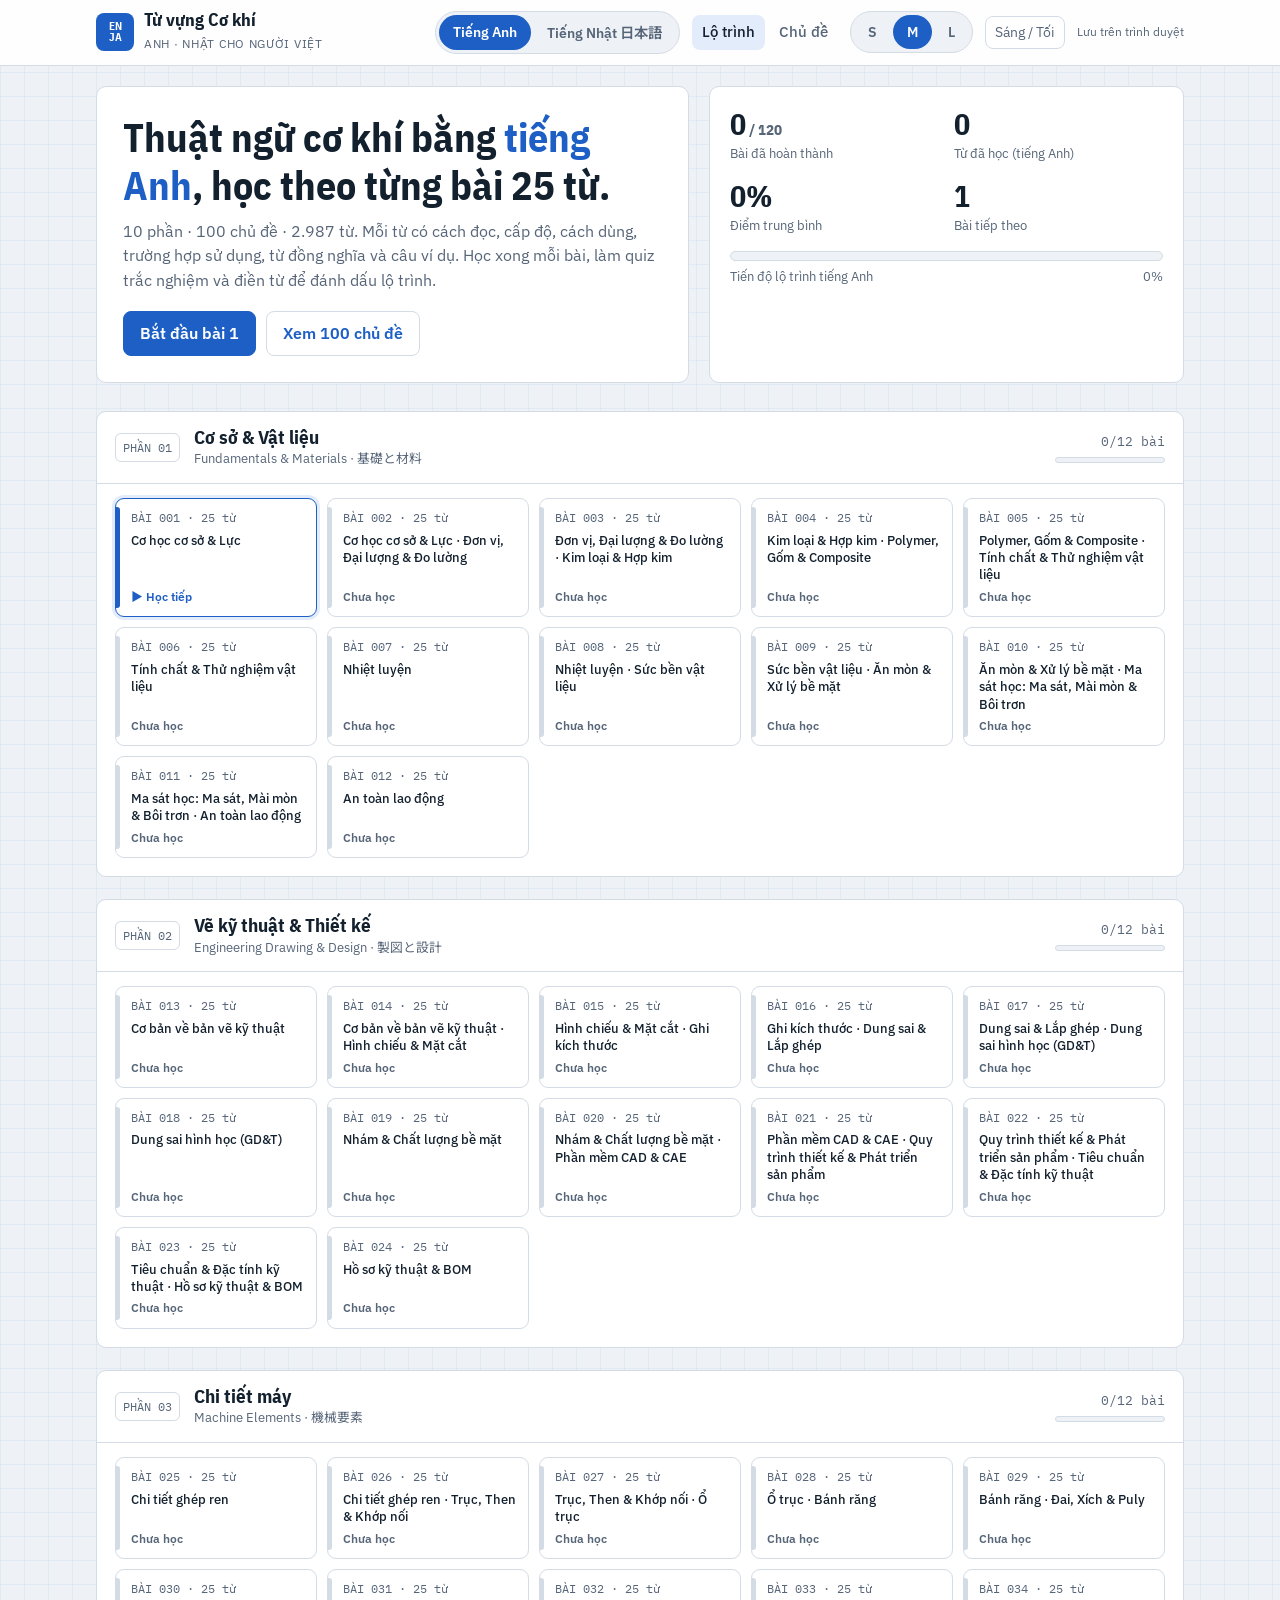
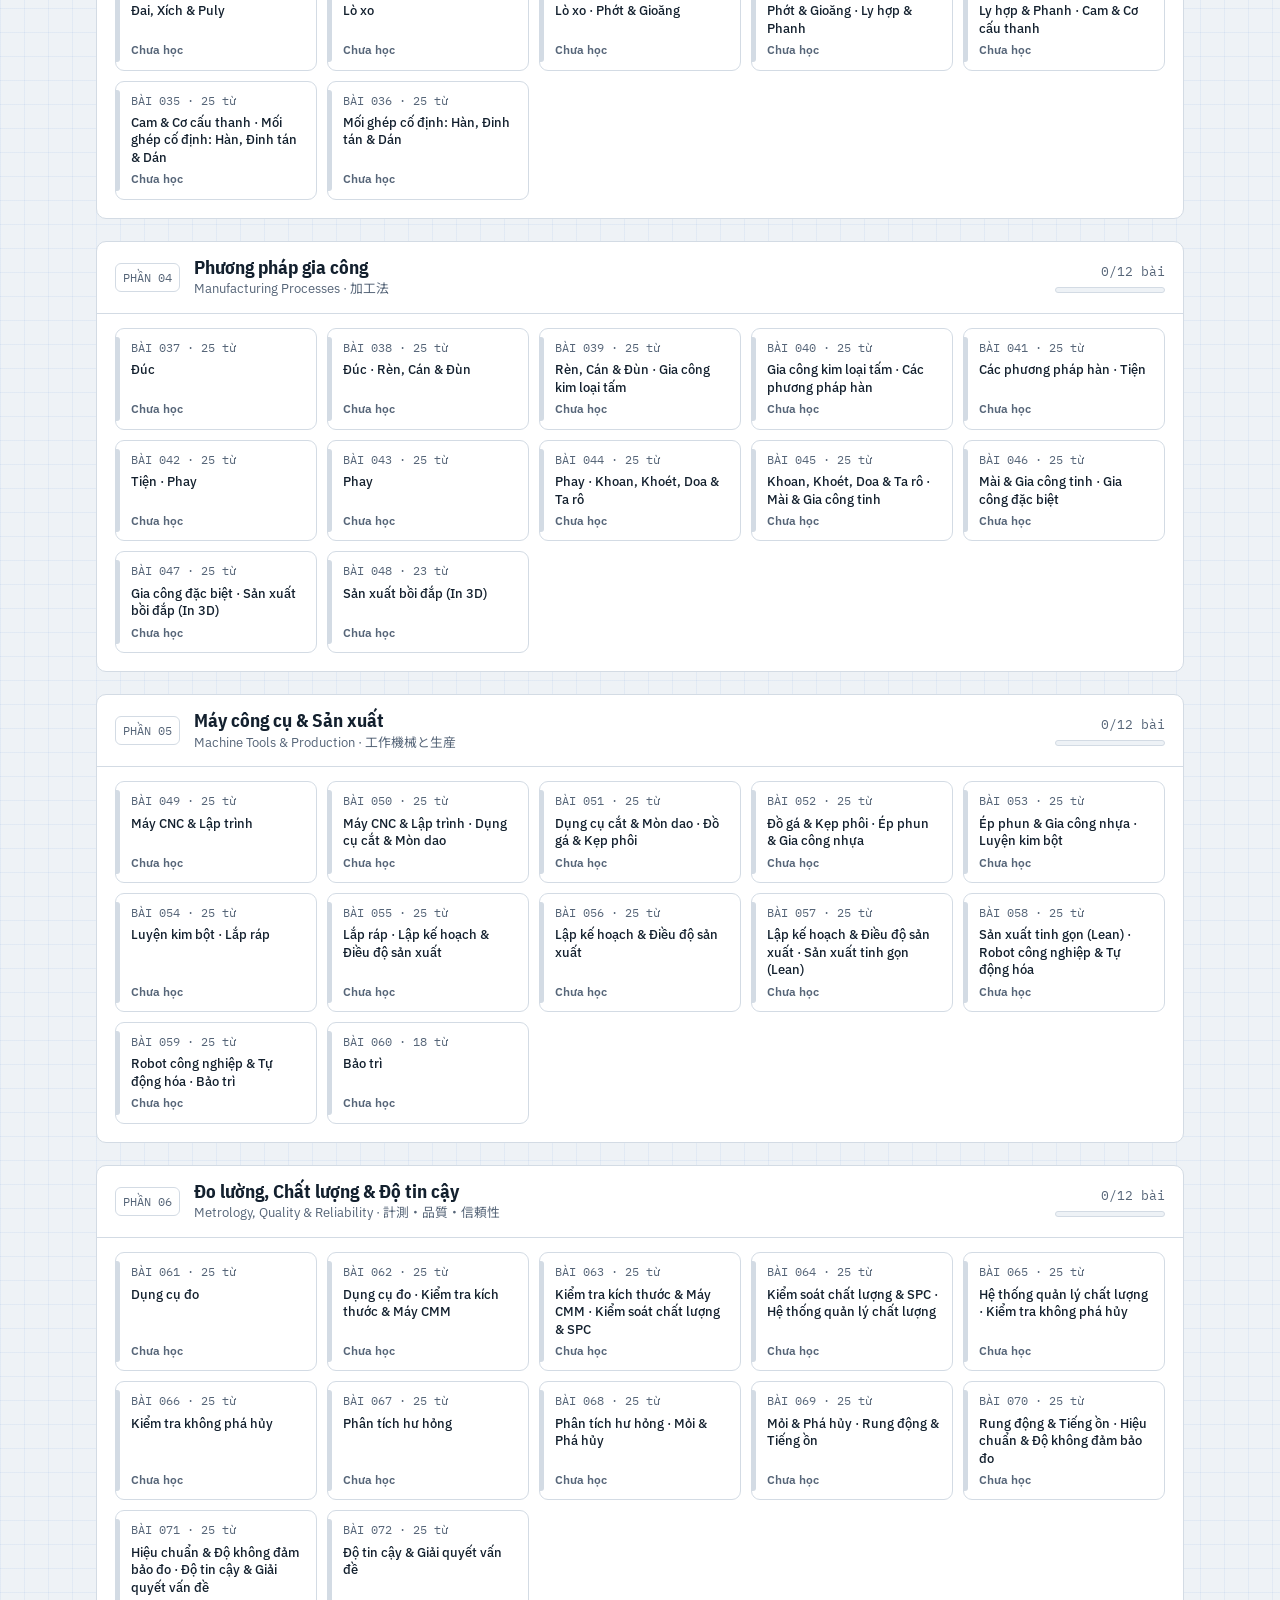
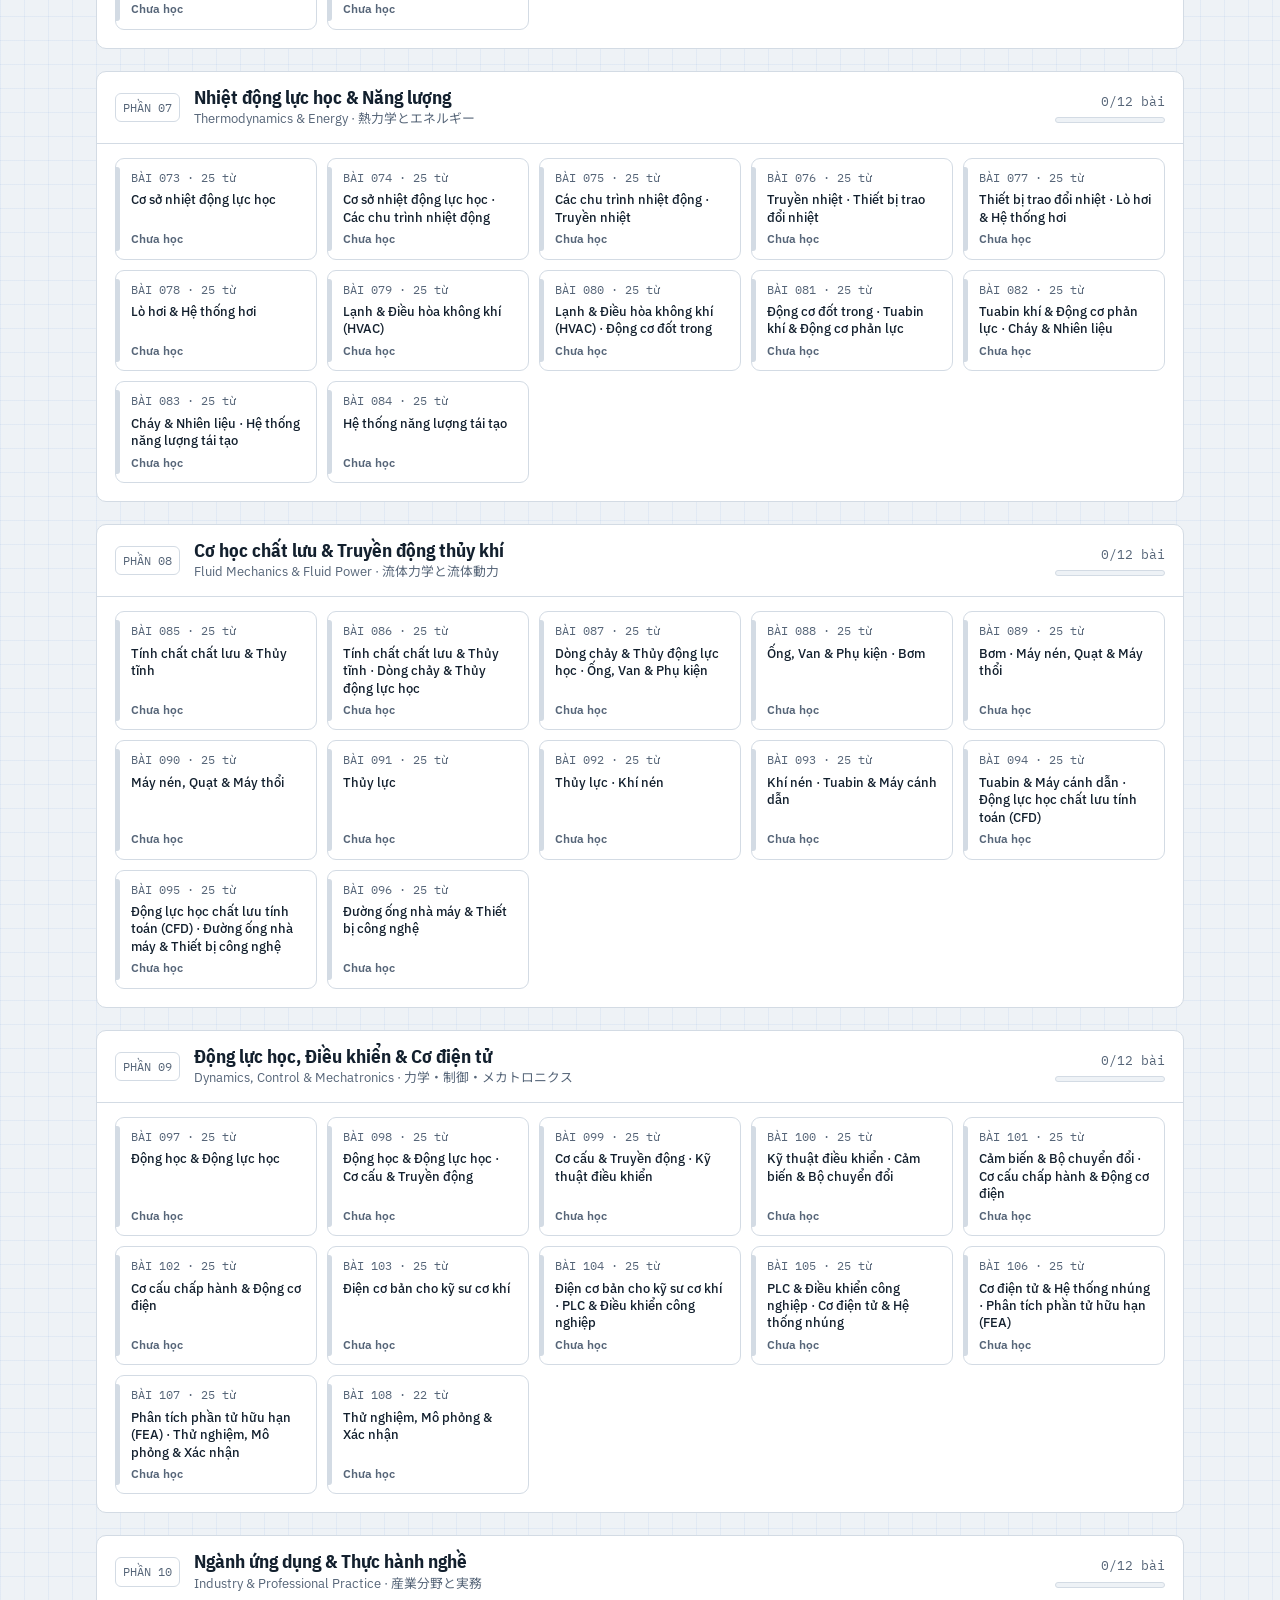
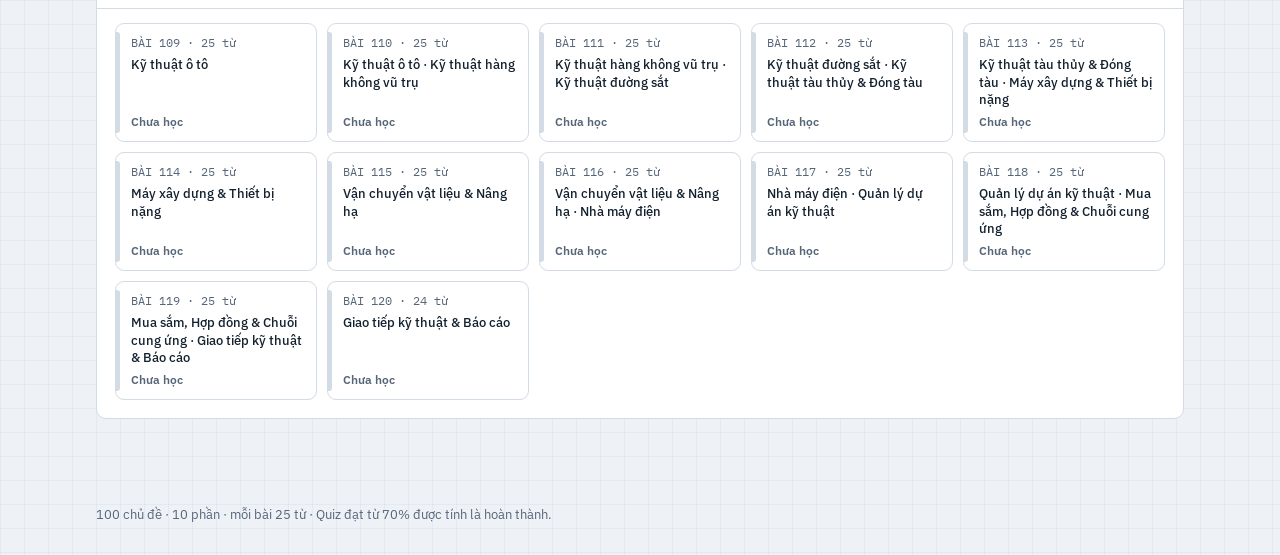
<file: index.html>
<!DOCTYPE html>
<html lang="vi">
<head>
<meta charset="utf-8">
<meta name="viewport" content="width=device-width, initial-scale=1">
<title>Từ vựng Cơ khí Anh–Nhật</title>
<link rel="preconnect" href="https://fonts.googleapis.com">
<link rel="preconnect" href="https://fonts.gstatic.com" crossorigin>
<link href="https://fonts.googleapis.com/css2?family=IBM+Plex+Mono:wght@400;500&family=IBM+Plex+Sans+Condensed:wght@500;600;700&family=IBM+Plex+Sans:ital,wght@0,400;0,500;0,600;1,400&family=Noto+Sans+JP:wght@400;500;700&display=swap" rel="stylesheet">
<style>
:root{
  /* Layout: blueprint-grid canvas; roadmap = modules as drawing sheets, lessons as numbered tiles */
  --bg:#eef2f6; --surface:#ffffff; --ink:#13202e; --muted:#566578; --line:#d3dbe4;
  --accent:#1d5fc4; --accent-ink:#ffffff; --accent-soft:#e3ecfa;
  --signal:#d98a00; --good:#1c8754; --good-soft:#e2f3ea; --bad:#c23b3b; --bad-soft:#fae6e6;
  --grid:rgba(29,95,196,.06);
  --f-display:"IBM Plex Sans Condensed","Noto Sans JP",system-ui,sans-serif;
  --f-body:"IBM Plex Sans","Noto Sans JP",system-ui,-apple-system,"Segoe UI",sans-serif;
  --f-mono:"IBM Plex Mono",ui-monospace,Menlo,monospace;
  --f-jp:"Noto Sans JP","Hiragino Sans","Yu Gothic",sans-serif;
  --r:10px; --fs:16px;
  color-scheme:light;
}
@media (prefers-color-scheme: dark){
  :root:not([data-theme="light"]){
    --bg:#0c141e; --surface:#132031; --ink:#e4ebf3; --muted:#93a3b6; --line:#24364b;
    --accent:#6ea6ff; --accent-ink:#0c141e; --accent-soft:#1a2e4a;
    --signal:#f0b23f; --good:#4cc38a; --good-soft:#123326; --bad:#ff7a7a; --bad-soft:#3a1c1f;
    --grid:rgba(110,166,255,.05); color-scheme:dark;
  }
}
:root[data-theme="dark"]{
  --bg:#0c141e; --surface:#132031; --ink:#e4ebf3; --muted:#93a3b6; --line:#24364b;
  --accent:#6ea6ff; --accent-ink:#0c141e; --accent-soft:#1a2e4a;
  --signal:#f0b23f; --good:#4cc38a; --good-soft:#123326; --bad:#ff7a7a; --bad-soft:#3a1c1f;
  --grid:rgba(110,166,255,.05); color-scheme:dark;
}
*{box-sizing:border-box}
html,body{margin:0}
body{
  background:var(--bg);
  background-image:linear-gradient(var(--grid) 1px,transparent 1px),linear-gradient(90deg,var(--grid) 1px,transparent 1px);
  background-size:24px 24px;
  color:var(--ink); font-family:var(--f-body); font-size:var(--fs); line-height:1.55;
}
body.fs-s{--fs:14px} body.fs-l{--fs:18.5px}
button,input{font:inherit;color:inherit}
button{cursor:pointer}
:focus-visible{outline:2px solid var(--accent);outline-offset:2px}
a{color:var(--accent)}
.jp{font-family:var(--f-jp)}
.mono{font-family:var(--f-mono)}
h1,h2,h3{font-family:var(--f-display);text-wrap:balance;margin:0;line-height:1.2}

/* top bar */
.bar{position:sticky;top:0;z-index:20;background:color-mix(in srgb,var(--surface) 92%,transparent);backdrop-filter:blur(8px);border-bottom:1px solid var(--line)}
.bar-in{max-width:1120px;margin:0 auto;padding:10px 16px;display:flex;gap:12px;align-items:center;flex-wrap:wrap}
.brand{display:flex;align-items:center;gap:10px;text-decoration:none;color:var(--ink);margin-right:auto}
.brand-mark{width:38px;height:38px;border-radius:8px;background:var(--accent);color:var(--accent-ink);display:grid;place-items:center;font-family:var(--f-display);font-weight:700;font-size:11px;line-height:1;flex:none}
.brand b{font-family:var(--f-display);font-size:1.12em;display:block;line-height:1.1}
.brand small{color:var(--muted);font-size:.74em;letter-spacing:.06em;text-transform:uppercase}
.seg{display:inline-flex;border:1px solid var(--line);border-radius:999px;padding:3px;background:var(--bg);gap:2px}
.seg button{border:0;background:transparent;padding:6px 14px;border-radius:999px;font-weight:600;font-size:.9em;color:var(--muted)}
.seg button[aria-pressed="true"]{background:var(--accent);color:var(--accent-ink)}
.nav{display:flex;gap:4px}
.nav a{text-decoration:none;color:var(--muted);padding:6px 10px;border-radius:8px;font-weight:500;font-size:.92em}
.nav a.on{color:var(--ink);background:var(--accent-soft)}
.icon-btn{border:1px solid var(--line);background:var(--surface);border-radius:8px;padding:5px 9px;font-size:.85em;color:var(--muted)}
.sync{font-size:.75em;color:var(--muted)}

main{max-width:1120px;margin:0 auto;padding:20px 16px 64px}
.card{background:var(--surface);border:1px solid var(--line);border-radius:var(--r)}
.btn{border:1px solid var(--line);background:var(--surface);border-radius:8px;padding:9px 16px;font-weight:600}
.btn.primary{background:var(--accent);border-color:var(--accent);color:var(--accent-ink)}
.btn:disabled{opacity:.45;cursor:not-allowed}
.chip{display:inline-flex;align-items:center;gap:4px;border-radius:999px;padding:1px 9px;font-size:.74em;font-weight:600;border:1px solid var(--line);color:var(--muted);white-space:nowrap}
.lv1{color:var(--good);border-color:color-mix(in srgb,var(--good) 40%,transparent)}
.lv2{color:var(--accent);border-color:color-mix(in srgb,var(--accent) 40%,transparent)}
.lv3{color:var(--signal);border-color:color-mix(in srgb,var(--signal) 45%,transparent)}
.muted{color:var(--muted)}

/* hero / summary */
.hero{display:grid;grid-template-columns:1.25fr 1fr;gap:20px;align-items:stretch;margin-bottom:28px}
.hero-txt{padding:26px}
.hero h1{font-size:clamp(1.7em,3.6vw,2.5em);font-weight:700}
.hero h1 em{font-style:normal;color:var(--accent)}
.hero p{color:var(--muted);max-width:60ch;margin:10px 0 18px}
.hero-actions{display:flex;gap:10px;flex-wrap:wrap}
.stats{padding:20px;display:grid;grid-template-columns:1fr 1fr;gap:14px;align-content:start}
.stat b{display:block;font-family:var(--f-display);font-size:1.9em;font-variant-numeric:tabular-nums;line-height:1.1}
.stat span{color:var(--muted);font-size:.82em}
.prog{grid-column:1/-1}
.prog-bar{height:10px;border-radius:99px;background:var(--bg);border:1px solid var(--line);overflow:hidden}
.prog-bar i{display:block;height:100%;background:var(--accent);border-radius:99px;transition:width .4s}
.prog-row{display:flex;justify-content:space-between;font-size:.82em;color:var(--muted);margin-top:6px;font-variant-numeric:tabular-nums}

/* modules */
.module{margin-bottom:22px;overflow:hidden}
.mod-head{display:grid;grid-template-columns:auto 1fr auto;gap:14px;align-items:center;padding:14px 18px;border-bottom:1px solid var(--line)}
.mod-no{font-family:var(--f-mono);font-size:.78em;color:var(--muted);border:1px solid var(--line);border-radius:6px;padding:4px 7px}
.mod-head h2{font-size:1.18em}
.mod-head .sub{font-size:.8em;color:var(--muted)}
.mod-pct{font-family:var(--f-mono);font-size:.82em;color:var(--muted);text-align:right;font-variant-numeric:tabular-nums}
.mod-pct .mini{width:110px;height:6px;margin-top:5px}
.lessons{display:grid;grid-template-columns:repeat(auto-fill,minmax(168px,1fr));gap:10px;padding:14px 18px 18px}
.ltile{position:relative;text-align:left;border:1px solid var(--line);background:var(--surface);border-radius:9px;padding:10px 12px 10px 15px;display:flex;flex-direction:column;gap:4px;min-height:96px;text-decoration:none;color:var(--ink)}
.ltile::before{content:"";position:absolute;left:0;top:8px;bottom:8px;width:4px;border-radius:0 3px 3px 0;background:var(--line)}
.ltile:hover{border-color:var(--accent)}
.ltile .ln{font-family:var(--f-mono);font-size:.74em;color:var(--muted)}
.ltile .lt{font-size:.84em;font-weight:500;line-height:1.3}
.ltile .ls{margin-top:auto;font-size:.74em;font-weight:600;color:var(--muted)}
.ltile.done::before{background:var(--good)} .ltile.done .ls{color:var(--good)}
.ltile.tried::before{background:var(--signal)} .ltile.tried .ls{color:var(--signal)}
.ltile.next{border-color:var(--accent);box-shadow:0 0 0 3px var(--accent-soft)}
.ltile.next::before{background:var(--accent)} .ltile.next .ls{color:var(--accent)}

/* title block (lesson header styled like a drawing title block) */
.tblock{display:grid;grid-template-columns:1fr auto;border:1.5px solid var(--ink);border-radius:4px;background:var(--surface);margin-bottom:18px}
.tblock .main{padding:14px 16px;border-right:1.5px solid var(--ink)}
.tblock h1{font-size:1.5em}
.tblock .meta{display:grid;grid-template-columns:auto auto;font-size:.78em}
.tblock .meta div{padding:6px 12px;border-bottom:1px solid var(--line)}
.tblock .meta div:nth-child(odd){color:var(--muted);font-family:var(--f-mono);text-transform:uppercase;font-size:.9em;border-right:1px solid var(--line)}
.tblock .meta div:nth-last-child(-n+2){border-bottom:0}
.crumbs{font-size:.85em;margin-bottom:10px}
.crumbs a{text-decoration:none}

.toolbar{display:flex;gap:10px;align-items:center;flex-wrap:wrap;margin-bottom:14px}
.toolbar .grow{flex:1}
.search{border:1px solid var(--line);background:var(--surface);border-radius:8px;padding:8px 12px;min-width:220px;flex:1;max-width:380px}

/* word rows */
.words{display:flex;flex-direction:column;gap:8px}
.word{overflow:hidden}
.w-head{width:100%;cursor:pointer;display:grid;grid-template-columns:34px 1fr auto;gap:12px;align-items:center;padding:12px 14px;border:0;background:transparent;text-align:left}
.w-idx{font-family:var(--f-mono);font-size:.78em;color:var(--muted)}
.w-term{font-size:1.18em;font-weight:600;line-height:1.25}
.w-term.jp{font-weight:700}
.w-read{font-family:var(--f-mono);font-size:.8em;color:var(--muted);margin-left:6px;font-weight:400}
.w-vi{display:block;color:var(--muted);font-size:.9em}
.w-side{display:flex;gap:6px;align-items:center}
.say{border:1px solid var(--line);background:var(--surface);border-radius:999px;width:32px;height:32px;display:grid;place-items:center;flex:none;color:var(--accent)}
.say svg{width:15px;height:15px}
.w-body{display:none;padding:0 16px 16px 60px;gap:12px}
.word.open .w-body{display:grid}
.word.open{border-color:color-mix(in srgb,var(--accent) 45%,var(--line))}
.fld h4{margin:0 0 3px;font-family:var(--f-mono);font-size:.7em;letter-spacing:.08em;text-transform:uppercase;color:var(--muted);font-weight:500}
.fld p{margin:0;max-width:72ch}
.fld .alt{color:var(--muted);font-size:.9em}
.ex{border-left:3px solid var(--accent);padding:6px 0 6px 12px;background:var(--accent-soft);border-radius:0 6px 6px 0}
.ex .t{font-weight:500}
.syns{display:flex;gap:6px;flex-wrap:wrap}
.syns span{background:var(--bg);border:1px solid var(--line);border-radius:6px;padding:1px 8px;font-size:.88em}
.other{font-size:.86em;color:var(--muted)}

/* flashcards */
.fc-wrap{display:flex;flex-direction:column;align-items:center;gap:14px}
.fc{width:min(560px,100%);min-height:280px;border:1px solid var(--line);background:var(--surface);border-radius:14px;display:flex;flex-direction:column;align-items:center;justify-content:center;gap:8px;padding:28px;text-align:center;cursor:pointer}
.fc .big{font-size:2.1em;font-weight:700;line-height:1.2}
.fc .hint{font-size:.8em;color:var(--muted)}
.fc-nav{display:flex;gap:10px;align-items:center}

/* quiz */
.quiz{max-width:720px;margin:0 auto}
.q-top{display:flex;justify-content:space-between;align-items:center;font-size:.85em;color:var(--muted);margin-bottom:8px;font-variant-numeric:tabular-nums}
.q-card{padding:24px}
.q-type{font-family:var(--f-mono);font-size:.72em;letter-spacing:.08em;text-transform:uppercase;color:var(--accent);margin-bottom:8px}
.q-prompt{font-size:1.3em;font-weight:600;margin-bottom:6px;line-height:1.35}
.q-prompt.big{font-size:1.9em}
.q-sub{color:var(--muted);margin-bottom:16px}
.opts{display:grid;gap:8px}
.opt{text-align:left;border:1.5px solid var(--line);background:var(--surface);border-radius:9px;padding:11px 14px;display:flex;gap:10px;align-items:baseline}
.opt kbd{font-family:var(--f-mono);font-size:.75em;color:var(--muted);border:1px solid var(--line);border-radius:4px;padding:0 5px}
.opt:hover:not(:disabled){border-color:var(--accent)}
.opt.ok{border-color:var(--good);background:var(--good-soft)}
.opt.no{border-color:var(--bad);background:var(--bad-soft)}
.opt:disabled{cursor:default}
.fill{display:flex;gap:8px;flex-wrap:wrap}
.fill input{flex:1;min-width:200px;border:1.5px solid var(--line);border-radius:9px;padding:11px 14px;background:var(--surface)}
.fill input.ok{border-color:var(--good);background:var(--good-soft)}
.fill input.no{border-color:var(--bad);background:var(--bad-soft)}
.blank{display:inline-block;min-width:4em;border-bottom:2px solid var(--accent);color:var(--accent)}
.fb{margin-top:14px;padding:10px 14px;border-radius:8px;font-size:.92em}
.fb.ok{background:var(--good-soft);color:var(--good)}
.fb.no{background:var(--bad-soft);color:var(--bad)}
.fb b{color:var(--ink)}
.q-actions{display:flex;justify-content:flex-end;margin-top:16px;gap:8px}
.result{padding:28px;text-align:center}
.score{font-family:var(--f-display);font-size:4em;font-weight:700;line-height:1;font-variant-numeric:tabular-nums}
.score.pass{color:var(--good)} .score.fail{color:var(--bad)}
.review{text-align:left;margin-top:20px;display:grid;gap:8px}
.review .r{border:1px solid var(--line);border-radius:8px;padding:10px 12px;font-size:.9em}

/* topics */
.tgrid{display:grid;grid-template-columns:repeat(auto-fill,minmax(250px,1fr));gap:10px;padding:14px 18px 18px}
.ttile{border:1px solid var(--line);border-radius:9px;padding:10px 12px;text-decoration:none;color:var(--ink);display:flex;gap:10px;align-items:baseline}
.ttile:hover{border-color:var(--accent)}
.ttile .no{font-family:var(--f-mono);font-size:.75em;color:var(--muted)}
.ttile small{display:block;color:var(--muted);font-size:.78em}

.empty{padding:40px;text-align:center;color:var(--muted)}
.foot{max-width:1120px;margin:0 auto;padding:0 16px 30px;font-size:.8em;color:var(--muted)}

@media (max-width:760px){
  .hero{grid-template-columns:1fr}
  .tblock{grid-template-columns:1fr}
  .tblock .main{border-right:0;border-bottom:1.5px solid var(--ink)}
  .w-body{padding-left:16px}
  .mod-head{grid-template-columns:auto 1fr}
  .mod-pct{grid-column:1/-1;text-align:left}
}
@media (prefers-reduced-motion:reduce){*{transition:none!important}}
</style>
</head>
<body>
<header class="bar">
  <div class="bar-in">
    <a class="brand" href="#roadmap" aria-label="Trang chủ">
      <span class="brand-mark">EN<br>JA</span>
      <span><b>Từ vựng Cơ khí</b><small>Anh · Nhật cho người Việt</small></span>
    </a>
    <div class="seg" role="group" aria-label="Chọn ngôn ngữ học">
      <button id="tr-en" data-track="en">Tiếng Anh</button>
      <button id="tr-ja" data-track="ja">Tiếng Nhật <span class="jp">日本語</span></button>
    </div>
    <nav class="nav">
      <a href="#roadmap" data-nav="roadmap">Lộ trình</a>
      <a href="#topics" data-nav="topics">Chủ đề</a>
    </nav>
    <div class="seg" role="group" aria-label="Cỡ chữ">
      <button data-fs="s" aria-label="Chữ nhỏ">S</button><button data-fs="m" aria-label="Chữ vừa">M</button><button data-fs="l" aria-label="Chữ lớn">L</button>
    </div>
    <button class="icon-btn" id="theme" aria-label="Đổi giao diện sáng/tối">Sáng / Tối</button>
    <span class="sync" id="sync" title="Trạng thái lưu tiến độ">Lưu trên trình duyệt</span>
  </div>
</header>
<main id="app"><div class="empty">Đang tải…</div></main>
<div class="foot">100 chủ đề · 10 phần · mỗi bài 25 từ · Quiz đạt từ 70% được tính là hoàn thành.</div>

<script>
const MANIFEST = {"modules":[{"id":1,"vi":"Cơ sở & Vật liệu","en":"Fundamentals & Materials","ja":"基礎と材料","topics":[{"id":1,"vi":"Cơ học cơ sở & Lực","en":"Basic Mechanics & Forces","ja":"力学の基礎と力","n":30},{"id":2,"vi":"Đơn vị, Đại lượng & Đo lường","en":"Units, Quantities & Measurement","ja":"単位・物理量・測定","n":30},{"id":3,"vi":"Kim loại & Hợp kim","en":"Metals & Alloys","ja":"金属と合金","n":30},{"id":4,"vi":"Polymer, Gốm & Composite","en":"Polymers, Ceramics & Composites","ja":"高分子・セラミックス・複合材料","n":30},{"id":5,"vi":"Tính chất & Thử nghiệm vật liệu","en":"Material Properties & Testing","ja":"材料特性と材料試験","n":30},{"id":6,"vi":"Nhiệt luyện","en":"Heat Treatment","ja":"熱処理","n":30},{"id":7,"vi":"Sức bền vật liệu","en":"Strength of Materials","ja":"材料力学","n":30},{"id":8,"vi":"Ăn mòn & Xử lý bề mặt","en":"Corrosion & Surface Treatment","ja":"腐食と表面処理","n":30},{"id":9,"vi":"Ma sát học: Ma sát, Mài mòn & Bôi trơn","en":"Tribology: Friction, Wear & Lubrication","ja":"トライボロジー（摩擦・摩耗・潤滑）","n":30},{"id":10,"vi":"An toàn lao động","en":"Workplace Safety","ja":"労働安全","n":30}],"lessons":[{"n":1,"start":0,"count":25,"topics":[1]},{"n":2,"start":25,"count":25,"topics":[1,2]},{"n":3,"start":50,"count":25,"topics":[2,3]},{"n":4,"start":75,"count":25,"topics":[3,4]},{"n":5,"start":100,"count":25,"topics":[4,5]},{"n":6,"start":125,"count":25,"topics":[5]},{"n":7,"start":150,"count":25,"topics":[6]},{"n":8,"start":175,"count":25,"topics":[6,7]},{"n":9,"start":200,"count":25,"topics":[7,8]},{"n":10,"start":225,"count":25,"topics":[8,9]},{"n":11,"start":250,"count":25,"topics":[9,10]},{"n":12,"start":275,"count":25,"topics":[10]}]},{"id":2,"vi":"Vẽ kỹ thuật & Thiết kế","en":"Engineering Drawing & Design","ja":"製図と設計","topics":[{"id":11,"vi":"Cơ bản về bản vẽ kỹ thuật","en":"Technical Drawing Basics","ja":"製図の基礎","n":30},{"id":12,"vi":"Hình chiếu & Mặt cắt","en":"Views, Projections & Sections","ja":"投影図と断面図","n":30},{"id":13,"vi":"Ghi kích thước","en":"Dimensioning","ja":"寸法記入","n":30},{"id":14,"vi":"Dung sai & Lắp ghép","en":"Tolerances & Fits","ja":"公差とはめあい","n":30},{"id":15,"vi":"Dung sai hình học (GD&T)","en":"Geometric Tolerancing (GD&T)","ja":"幾何公差","n":30},{"id":16,"vi":"Nhám & Chất lượng bề mặt","en":"Surface Texture & Roughness","ja":"表面性状と表面粗さ","n":30},{"id":17,"vi":"Phần mềm CAD & CAE","en":"CAD & CAE Software","ja":"CADとCAE","n":30},{"id":18,"vi":"Quy trình thiết kế & Phát triển sản phẩm","en":"Design Process & Product Development","ja":"設計プロセスと製品開発","n":30},{"id":19,"vi":"Tiêu chuẩn & Đặc tính kỹ thuật","en":"Standards & Specifications","ja":"規格と仕様","n":30},{"id":20,"vi":"Hồ sơ kỹ thuật & BOM","en":"Engineering Documents & BOM","ja":"技術文書と部品表","n":30}],"lessons":[{"n":13,"start":0,"count":25,"topics":[11]},{"n":14,"start":25,"count":25,"topics":[11,12]},{"n":15,"start":50,"count":25,"topics":[12,13]},{"n":16,"start":75,"count":25,"topics":[13,14]},{"n":17,"start":100,"count":25,"topics":[14,15]},{"n":18,"start":125,"count":25,"topics":[15]},{"n":19,"start":150,"count":25,"topics":[16]},{"n":20,"start":175,"count":25,"topics":[16,17]},{"n":21,"start":200,"count":25,"topics":[17,18]},{"n":22,"start":225,"count":25,"topics":[18,19]},{"n":23,"start":250,"count":25,"topics":[19,20]},{"n":24,"start":275,"count":25,"topics":[20]}]},{"id":3,"vi":"Chi tiết máy","en":"Machine Elements","ja":"機械要素","topics":[{"id":21,"vi":"Chi tiết ghép ren","en":"Threaded Fasteners","ja":"ねじ締結部品","n":30},{"id":22,"vi":"Trục, Then & Khớp nối","en":"Shafts, Keys & Couplings","ja":"軸・キー・軸継手","n":30},{"id":23,"vi":"Ổ trục","en":"Bearings","ja":"軸受","n":30},{"id":24,"vi":"Bánh răng","en":"Gears","ja":"歯車","n":30},{"id":25,"vi":"Đai, Xích & Puly","en":"Belts, Chains & Pulleys","ja":"ベルト・チェーン・プーリ","n":30},{"id":26,"vi":"Lò xo","en":"Springs","ja":"ばね","n":30},{"id":27,"vi":"Phớt & Gioăng","en":"Seals & Gaskets","ja":"シールとガスケット","n":30},{"id":28,"vi":"Ly hợp & Phanh","en":"Clutches & Brakes","ja":"クラッチとブレーキ","n":30},{"id":29,"vi":"Cam & Cơ cấu thanh","en":"Cams & Linkages","ja":"カムとリンク機構","n":30},{"id":30,"vi":"Mối ghép cố định: Hàn, Đinh tán & Dán","en":"Permanent Joints: Welds, Rivets & Adhesives","ja":"永久結合（溶接・リベット・接着）","n":30}],"lessons":[{"n":25,"start":0,"count":25,"topics":[21]},{"n":26,"start":25,"count":25,"topics":[21,22]},{"n":27,"start":50,"count":25,"topics":[22,23]},{"n":28,"start":75,"count":25,"topics":[23,24]},{"n":29,"start":100,"count":25,"topics":[24,25]},{"n":30,"start":125,"count":25,"topics":[25]},{"n":31,"start":150,"count":25,"topics":[26]},{"n":32,"start":175,"count":25,"topics":[26,27]},{"n":33,"start":200,"count":25,"topics":[27,28]},{"n":34,"start":225,"count":25,"topics":[28,29]},{"n":35,"start":250,"count":25,"topics":[29,30]},{"n":36,"start":275,"count":25,"topics":[30]}]},{"id":4,"vi":"Phương pháp gia công","en":"Manufacturing Processes","ja":"加工法","topics":[{"id":31,"vi":"Đúc","en":"Casting","ja":"鋳造","n":30},{"id":32,"vi":"Rèn, Cán & Đùn","en":"Forging, Rolling & Extrusion","ja":"鍛造・圧延・押出し","n":30},{"id":33,"vi":"Gia công kim loại tấm","en":"Sheet Metal Working","ja":"板金加工","n":30},{"id":34,"vi":"Các phương pháp hàn","en":"Welding Processes","ja":"溶接法","n":28},{"id":35,"vi":"Tiện","en":"Turning","ja":"旋削加工","n":30},{"id":36,"vi":"Phay","en":"Milling","ja":"フライス加工","n":30},{"id":37,"vi":"Khoan, Khoét, Doa & Ta rô","en":"Drilling, Boring, Reaming & Tapping","ja":"穴あけ・中ぐり・リーマ・タップ加工","n":30},{"id":38,"vi":"Mài & Gia công tinh","en":"Grinding & Surface Finishing","ja":"研削と仕上げ加工","n":30},{"id":39,"vi":"Gia công đặc biệt","en":"Non-traditional Machining","ja":"特殊加工","n":30},{"id":40,"vi":"Sản xuất bồi đắp (In 3D)","en":"Additive Manufacturing","ja":"積層造形","n":30}],"lessons":[{"n":37,"start":0,"count":25,"topics":[31]},{"n":38,"start":25,"count":25,"topics":[31,32]},{"n":39,"start":50,"count":25,"topics":[32,33]},{"n":40,"start":75,"count":25,"topics":[33,34]},{"n":41,"start":100,"count":25,"topics":[34,35]},{"n":42,"start":125,"count":25,"topics":[35,36]},{"n":43,"start":150,"count":25,"topics":[36]},{"n":44,"start":175,"count":25,"topics":[36,37]},{"n":45,"start":200,"count":25,"topics":[37,38]},{"n":46,"start":225,"count":25,"topics":[38,39]},{"n":47,"start":250,"count":25,"topics":[39,40]},{"n":48,"start":275,"count":23,"topics":[40]}]},{"id":5,"vi":"Máy công cụ & Sản xuất","en":"Machine Tools & Production","ja":"工作機械と生産","topics":[{"id":41,"vi":"Máy CNC & Lập trình","en":"CNC Machines & Programming","ja":"NC工作機械とプログラミング","n":30},{"id":42,"vi":"Dụng cụ cắt & Mòn dao","en":"Cutting Tools & Tool Wear","ja":"切削工具と工具摩耗","n":30},{"id":43,"vi":"Đồ gá & Kẹp phôi","en":"Jigs, Fixtures & Workholding","ja":"治具と工作物保持","n":30},{"id":44,"vi":"Ép phun & Gia công nhựa","en":"Injection Molding & Plastics Processing","ja":"射出成形とプラスチック加工","n":24},{"id":45,"vi":"Luyện kim bột","en":"Powder Metallurgy","ja":"粉末冶金","n":30},{"id":46,"vi":"Lắp ráp","en":"Assembly","ja":"組立","n":29},{"id":47,"vi":"Lập kế hoạch & Điều độ sản xuất","en":"Production Planning & Control","ja":"生産計画と生産管理","n":30},{"id":48,"vi":"Sản xuất tinh gọn (Lean)","en":"Lean Manufacturing","ja":"リーン生産方式","n":30},{"id":49,"vi":"Robot công nghiệp & Tự động hóa","en":"Industrial Robots & Automation","ja":"産業用ロボットと自動化","n":30},{"id":50,"vi":"Bảo trì","en":"Maintenance","ja":"保全","n":30}],"lessons":[{"n":49,"start":0,"count":25,"topics":[41]},{"n":50,"start":25,"count":25,"topics":[41,42]},{"n":51,"start":50,"count":25,"topics":[42,43]},{"n":52,"start":75,"count":25,"topics":[43,44]},{"n":53,"start":100,"count":25,"topics":[44,45]},{"n":54,"start":125,"count":25,"topics":[45,46]},{"n":55,"start":150,"count":25,"topics":[46,47]},{"n":56,"start":175,"count":25,"topics":[47]},{"n":57,"start":200,"count":25,"topics":[47,48]},{"n":58,"start":225,"count":25,"topics":[48,49]},{"n":59,"start":250,"count":25,"topics":[49,50]},{"n":60,"start":275,"count":18,"topics":[50]}]},{"id":6,"vi":"Đo lường, Chất lượng & Độ tin cậy","en":"Metrology, Quality & Reliability","ja":"計測・品質・信頼性","topics":[{"id":51,"vi":"Dụng cụ đo","en":"Measuring Instruments","ja":"測定器","n":30},{"id":52,"vi":"Kiểm tra kích thước & Máy CMM","en":"Dimensional Inspection & CMM","ja":"寸法検査と三次元測定","n":30},{"id":53,"vi":"Kiểm soát chất lượng & SPC","en":"Quality Control & SPC","ja":"品質管理と統計的工程管理","n":30},{"id":54,"vi":"Hệ thống quản lý chất lượng","en":"Quality Management Systems","ja":"品質マネジメントシステム","n":30},{"id":55,"vi":"Kiểm tra không phá hủy","en":"Non-destructive Testing","ja":"非破壊検査","n":30},{"id":56,"vi":"Phân tích hư hỏng","en":"Failure Analysis","ja":"故障解析","n":30},{"id":57,"vi":"Mỏi & Phá hủy","en":"Fatigue & Fracture","ja":"疲労と破壊","n":30},{"id":58,"vi":"Rung động & Tiếng ồn","en":"Vibration & Noise","ja":"振動と騒音","n":30},{"id":59,"vi":"Hiệu chuẩn & Độ không đảm bảo đo","en":"Calibration & Measurement Uncertainty","ja":"校正と測定不確かさ","n":30},{"id":60,"vi":"Độ tin cậy & Giải quyết vấn đề","en":"Reliability & Problem Solving","ja":"信頼性と問題解決","n":30}],"lessons":[{"n":61,"start":0,"count":25,"topics":[51]},{"n":62,"start":25,"count":25,"topics":[51,52]},{"n":63,"start":50,"count":25,"topics":[52,53]},{"n":64,"start":75,"count":25,"topics":[53,54]},{"n":65,"start":100,"count":25,"topics":[54,55]},{"n":66,"start":125,"count":25,"topics":[55]},{"n":67,"start":150,"count":25,"topics":[56]},{"n":68,"start":175,"count":25,"topics":[56,57]},{"n":69,"start":200,"count":25,"topics":[57,58]},{"n":70,"start":225,"count":25,"topics":[58,59]},{"n":71,"start":250,"count":25,"topics":[59,60]},{"n":72,"start":275,"count":25,"topics":[60]}]},{"id":7,"vi":"Nhiệt động lực học & Năng lượng","en":"Thermodynamics & Energy","ja":"熱力学とエネルギー","topics":[{"id":61,"vi":"Cơ sở nhiệt động lực học","en":"Thermodynamic Fundamentals","ja":"熱力学の基礎","n":30},{"id":62,"vi":"Các chu trình nhiệt động","en":"Thermodynamic Cycles","ja":"熱力学サイクル","n":30},{"id":63,"vi":"Truyền nhiệt","en":"Heat Transfer","ja":"伝熱","n":30},{"id":64,"vi":"Thiết bị trao đổi nhiệt","en":"Heat Exchangers","ja":"熱交換器","n":30},{"id":65,"vi":"Lò hơi & Hệ thống hơi","en":"Boilers & Steam Systems","ja":"ボイラと蒸気設備","n":30},{"id":66,"vi":"Lạnh & Điều hòa không khí (HVAC)","en":"Refrigeration & HVAC","ja":"冷凍と空調","n":30},{"id":67,"vi":"Động cơ đốt trong","en":"Internal Combustion Engines","ja":"内燃機関","n":30},{"id":68,"vi":"Tuabin khí & Động cơ phản lực","en":"Gas Turbines & Jet Engines","ja":"ガスタービンとジェットエンジン","n":30},{"id":69,"vi":"Cháy & Nhiên liệu","en":"Combustion & Fuels","ja":"燃焼と燃料","n":30},{"id":70,"vi":"Hệ thống năng lượng tái tạo","en":"Renewable Energy Systems","ja":"再生可能エネルギーシステム","n":30}],"lessons":[{"n":73,"start":0,"count":25,"topics":[61]},{"n":74,"start":25,"count":25,"topics":[61,62]},{"n":75,"start":50,"count":25,"topics":[62,63]},{"n":76,"start":75,"count":25,"topics":[63,64]},{"n":77,"start":100,"count":25,"topics":[64,65]},{"n":78,"start":125,"count":25,"topics":[65]},{"n":79,"start":150,"count":25,"topics":[66]},{"n":80,"start":175,"count":25,"topics":[66,67]},{"n":81,"start":200,"count":25,"topics":[67,68]},{"n":82,"start":225,"count":25,"topics":[68,69]},{"n":83,"start":250,"count":25,"topics":[69,70]},{"n":84,"start":275,"count":25,"topics":[70]}]},{"id":8,"vi":"Cơ học chất lưu & Truyền động thủy khí","en":"Fluid Mechanics & Fluid Power","ja":"流体力学と流体動力","topics":[{"id":71,"vi":"Tính chất chất lưu & Thủy tĩnh","en":"Fluid Properties & Hydrostatics","ja":"流体の性質と静水力学","n":30},{"id":72,"vi":"Dòng chảy & Thủy động lực học","en":"Fluid Flow & Dynamics","ja":"流れと流体力学","n":30},{"id":73,"vi":"Ống, Van & Phụ kiện","en":"Pipes, Valves & Fittings","ja":"配管・バルブ・継手","n":30},{"id":74,"vi":"Bơm","en":"Pumps","ja":"ポンプ","n":30},{"id":75,"vi":"Máy nén, Quạt & Máy thổi","en":"Compressors, Fans & Blowers","ja":"圧縮機・ファン・ブロワ","n":30},{"id":76,"vi":"Thủy lực","en":"Hydraulics","ja":"油圧","n":30},{"id":77,"vi":"Khí nén","en":"Pneumatics","ja":"空気圧","n":30},{"id":78,"vi":"Tuabin & Máy cánh dẫn","en":"Turbines & Turbomachinery","ja":"タービンとターボ機械","n":30},{"id":79,"vi":"Động lực học chất lưu tính toán (CFD)","en":"Computational Fluid Dynamics","ja":"数値流体力学","n":30},{"id":80,"vi":"Đường ống nhà máy & Thiết bị công nghệ","en":"Plant Piping & Process Equipment","ja":"プラント配管とプロセス機器","n":30}],"lessons":[{"n":85,"start":0,"count":25,"topics":[71]},{"n":86,"start":25,"count":25,"topics":[71,72]},{"n":87,"start":50,"count":25,"topics":[72,73]},{"n":88,"start":75,"count":25,"topics":[73,74]},{"n":89,"start":100,"count":25,"topics":[74,75]},{"n":90,"start":125,"count":25,"topics":[75]},{"n":91,"start":150,"count":25,"topics":[76]},{"n":92,"start":175,"count":25,"topics":[76,77]},{"n":93,"start":200,"count":25,"topics":[77,78]},{"n":94,"start":225,"count":25,"topics":[78,79]},{"n":95,"start":250,"count":25,"topics":[79,80]},{"n":96,"start":275,"count":25,"topics":[80]}]},{"id":9,"vi":"Động lực học, Điều khiển & Cơ điện tử","en":"Dynamics, Control & Mechatronics","ja":"力学・制御・メカトロニクス","topics":[{"id":81,"vi":"Động học & Động lực học","en":"Kinematics & Dynamics","ja":"運動学と動力学","n":30},{"id":82,"vi":"Cơ cấu & Truyền động","en":"Mechanisms & Power Transmission","ja":"機構と動力伝達","n":30},{"id":83,"vi":"Kỹ thuật điều khiển","en":"Control Engineering","ja":"制御工学","n":30},{"id":84,"vi":"Cảm biến & Bộ chuyển đổi","en":"Sensors & Transducers","ja":"センサと変換器","n":30},{"id":85,"vi":"Cơ cấu chấp hành & Động cơ điện","en":"Actuators & Electric Motors","ja":"アクチュエータと電動機","n":30},{"id":86,"vi":"Điện cơ bản cho kỹ sư cơ khí","en":"Electrical Basics for Mechanical Engineers","ja":"機械技術者のための電気の基礎","n":30},{"id":87,"vi":"PLC & Điều khiển công nghiệp","en":"PLC & Industrial Control","ja":"PLCと産業制御","n":30},{"id":88,"vi":"Cơ điện tử & Hệ thống nhúng","en":"Mechatronics & Embedded Systems","ja":"メカトロニクスと組込みシステム","n":30},{"id":89,"vi":"Phân tích phần tử hữu hạn (FEA)","en":"Finite Element Analysis","ja":"有限要素解析","n":27},{"id":90,"vi":"Thử nghiệm, Mô phỏng & Xác nhận","en":"Testing, Simulation & Validation","ja":"試験・シミュレーション・妥当性確認","n":30}],"lessons":[{"n":97,"start":0,"count":25,"topics":[81]},{"n":98,"start":25,"count":25,"topics":[81,82]},{"n":99,"start":50,"count":25,"topics":[82,83]},{"n":100,"start":75,"count":25,"topics":[83,84]},{"n":101,"start":100,"count":25,"topics":[84,85]},{"n":102,"start":125,"count":25,"topics":[85]},{"n":103,"start":150,"count":25,"topics":[86]},{"n":104,"start":175,"count":25,"topics":[86,87]},{"n":105,"start":200,"count":25,"topics":[87,88]},{"n":106,"start":225,"count":25,"topics":[88,89]},{"n":107,"start":250,"count":25,"topics":[89,90]},{"n":108,"start":275,"count":22,"topics":[90]}]},{"id":10,"vi":"Ngành ứng dụng & Thực hành nghề","en":"Industry & Professional Practice","ja":"産業分野と実務","topics":[{"id":91,"vi":"Kỹ thuật ô tô","en":"Automotive Engineering","ja":"自動車工学","n":30},{"id":92,"vi":"Kỹ thuật hàng không vũ trụ","en":"Aerospace Engineering","ja":"航空宇宙工学","n":30},{"id":93,"vi":"Kỹ thuật đường sắt","en":"Railway Engineering","ja":"鉄道工学","n":30},{"id":94,"vi":"Kỹ thuật tàu thủy & Đóng tàu","en":"Marine Engineering & Shipbuilding","ja":"舶用工学と造船","n":30},{"id":95,"vi":"Máy xây dựng & Thiết bị nặng","en":"Construction & Heavy Machinery","ja":"建設機械と重機","n":30},{"id":96,"vi":"Vận chuyển vật liệu & Nâng hạ","en":"Material Handling & Lifting","ja":"マテリアルハンドリングと揚重","n":30},{"id":97,"vi":"Nhà máy điện","en":"Power Plants","ja":"発電所","n":29},{"id":98,"vi":"Quản lý dự án kỹ thuật","en":"Engineering Project Management","ja":"エンジニアリングのプロジェクト管理","n":30},{"id":99,"vi":"Mua sắm, Hợp đồng & Chuỗi cung ứng","en":"Procurement, Contracts & Supply Chain","ja":"調達・契約・サプライチェーン","n":30},{"id":100,"vi":"Giao tiếp kỹ thuật & Báo cáo","en":"Technical Communication & Reporting","ja":"技術コミュニケーションと報告","n":30}],"lessons":[{"n":109,"start":0,"count":25,"topics":[91]},{"n":110,"start":25,"count":25,"topics":[91,92]},{"n":111,"start":50,"count":25,"topics":[92,93]},{"n":112,"start":75,"count":25,"topics":[93,94]},{"n":113,"start":100,"count":25,"topics":[94,95]},{"n":114,"start":125,"count":25,"topics":[95]},{"n":115,"start":150,"count":25,"topics":[96]},{"n":116,"start":175,"count":25,"topics":[96,97]},{"n":117,"start":200,"count":25,"topics":[97,98]},{"n":118,"start":225,"count":25,"topics":[98,99]},{"n":119,"start":250,"count":25,"topics":[99,100]},{"n":120,"start":275,"count":24,"topics":[100]}]}]};
const PASS = 70, PER = 25;

/* ---------- state ---------- */
const store = {
  get(k, d){ try{ const v = localStorage.getItem(k); return v ? JSON.parse(v) : d; }catch(e){ return d; } },
  set(k, v){ try{ localStorage.setItem(k, JSON.stringify(v)); }catch(e){} }
};
let prefs = Object.assign({track:'en', fs:'m', theme:''}, store.get('mv.prefs', {}));
let progress = Object.assign({en:{}, ja:{}}, store.get('mv.progress', {}));
const cache = {};          // module id -> module data
let LESSONS = [];          // global lesson list
let quizState = null;

function savePrefs(){ store.set('mv.prefs', prefs); }
function saveProgress(){ store.set('mv.progress', progress); cloudSave(); }

/* ---------- manifest -> lessons ---------- */
(function build(){
  let n = 0;
  MANIFEST.modules.forEach(m => {
    m.lessons.forEach(l => { l.m = m.id; LESSONS.push(l); });
  });
})();
const topicById = {}; MANIFEST.modules.forEach(m => m.topics.forEach(t => topicById[t.id] = Object.assign({m:m.id}, t)));
LESSONS.sort((a,b)=>a.n-b.n);
const READY = LESSONS.filter(l => !l.pending);
const TOTAL_WORDS = READY.reduce((s,l)=>s+l.count,0);
const lessonByN = n => LESSONS.find(l => l.n === n);

async function loadModule(id){
  if (cache[id]) return cache[id];
  const nn = String(id).padStart(2,'0');
  let d = null;
  if (location.protocol !== 'file:'){
    try{ const r = await fetch('data/m' + nn + '.json'); if (r.ok) d = await r.json(); }catch(e){}
  }
  if (!d){
    window.MV_DATA = window.MV_DATA || {};
    if (!window.MV_DATA[id]) await new Promise((ok, no) => {
      const sc = document.createElement('script'); sc.src = 'data/m' + nn + '.js';
      sc.onload = ok; sc.onerror = () => no(new Error('Không tải được dữ liệu phần ' + id + '. Hãy giữ thư mục "data" nằm cạnh file index.html'));
      document.head.appendChild(sc);
    });
    d = window.MV_DATA[id];
  }
  d.flat = []; d.topics.forEach(t => t.words.forEach(w => { w.t = t.id; d.flat.push(w); }));
  cache[id] = d; return d;
}
async function lessonWords(n){
  const l = lessonByN(n); const m = await loadModule(l.m);
  return m.flat.slice(l.start, l.start + l.count);
}

/* ---------- helpers ---------- */
const esc = s => String(s ?? '').replace(/[&<>"']/g, c => ({'&':'&amp;','<':'&lt;','>':'&gt;','"':'&quot;',"'":'&#39;'}[c]));
const shuffle = a => { a = a.slice(); for (let i=a.length-1;i>0;i--){ const j=Math.floor(Math.random()*(i+1)); [a[i],a[j]]=[a[j],a[i]]; } return a; };
const LV = {1:'Cơ bản',2:'Trung cấp',3:'Nâng cao'};
const lvChip = l => `<span class="chip lv${l}">${LV[l]||''}</span>`;
const isJA = () => prefs.track === 'ja';
const term = w => isJA() ? w.ja : w.en;
const reading = w => isJA() ? (w.kana + ' · ' + w.romaji) : w.ipa;
const SPK = '<svg viewBox="0 0 24 24" fill="none" stroke="currentColor" stroke-width="2" stroke-linecap="round" stroke-linejoin="round" aria-hidden="true"><path d="M11 5 6 9H2v6h4l5 4V5z"/><path d="M15.5 8.5a5 5 0 0 1 0 7"/><path d="M19 5a10 10 0 0 1 0 14"/></svg>';

function speak(text, lang){
  try{
    const s = window.speechSynthesis; if (!s) return;
    s.cancel();
    const u = new SpeechSynthesisUtterance(text);
    u.lang = lang; u.rate = .9;
    const v = s.getVoices().find(v => v.lang && v.lang.toLowerCase().startsWith(lang.slice(0,2)));
    if (v) u.voice = v;
    s.speak(u);
  }catch(e){}
}
function sayBtn(w){
  const txt = isJA() ? w.kana : w.en, lang = isJA() ? 'ja-JP' : 'en-US';
  return `<button class="say" data-say="${esc(txt)}" data-lang="${lang}" aria-label="Nghe phát âm ${esc(term(w))}" title="Nghe phát âm">${SPK}</button>`;
}

function lessonStatus(n){
  const p = progress[prefs.track][n];
  if (!p) return {cls:'', label:'Chưa học'};
  if (p.best >= PASS) return {cls:'done', label:`✓ Hoàn thành · ${p.best}%`};
  return {cls:'tried', label:`Đã làm · ${p.best}%`};
}
function nextLesson(){
  for (const l of READY){ const p = progress[prefs.track][l.n]; if (!p || p.best < PASS) return l.n; }
  return null;
}
function topicLabel(l){ return l.topics.map(id => topicById[id].vi).join(' · '); }

/* ---------- header ---------- */
function applyPrefs(){
  document.body.classList.remove('fs-s','fs-l'); if (prefs.fs !== 'm') document.body.classList.add('fs-' + prefs.fs);
  if (prefs.theme) document.documentElement.setAttribute('data-theme', prefs.theme); else document.documentElement.removeAttribute('data-theme');
  document.querySelectorAll('[data-track]').forEach(b => b.setAttribute('aria-pressed', b.dataset.track === prefs.track));
  document.querySelectorAll('[data-fs]').forEach(b => b.setAttribute('aria-pressed', b.dataset.fs === prefs.fs));
}
document.querySelectorAll('[data-track]').forEach(b => b.onclick = () => { prefs.track = b.dataset.track; savePrefs(); applyPrefs(); quizState = null; route(); });
document.querySelectorAll('[data-fs]').forEach(b => b.onclick = () => { prefs.fs = b.dataset.fs; savePrefs(); applyPrefs(); });
document.getElementById('theme').onclick = () => {
  const dark = prefs.theme ? prefs.theme === 'dark' : matchMedia('(prefers-color-scheme: dark)').matches;
  prefs.theme = dark ? 'light' : 'dark'; savePrefs(); applyPrefs();
};
document.addEventListener('click', e => {
  const s = e.target.closest('[data-say]'); if (s){ e.stopPropagation(); speak(s.dataset.say, s.dataset.lang); }
});

/* ---------- views ---------- */
const app = document.getElementById('app');
function setNav(k){ document.querySelectorAll('[data-nav]').forEach(a => a.classList.toggle('on', a.dataset.nav === k)); }

function viewRoadmap(){
  setNav('roadmap');
  const tr = progress[prefs.track];
  const done = LESSONS.filter(l => tr[l.n] && tr[l.n].best >= PASS);
  const words = done.reduce((s,l)=>s+l.count,0);
  const scores = Object.values(tr).map(p => p.best);
  const avg = scores.length ? Math.round(scores.reduce((a,b)=>a+b,0)/scores.length) : 0;
  const pct = Math.round(done.length / LESSONS.length * 100);
  const nx = nextLesson();
  const langName = isJA() ? 'tiếng Nhật' : 'tiếng Anh';
  let h = `
  <section class="hero">
    <div class="card hero-txt">
      <h1>Thuật ngữ cơ khí bằng <em>${langName}</em>, học theo từng bài 25 từ.</h1>
      <p>${MANIFEST.modules.length} phần · ${MANIFEST.modules.reduce((s,m)=>s+m.topics.length,0)} chủ đề · ${TOTAL_WORDS.toLocaleString('vi-VN')} từ${READY.length < LESSONS.length ? ` (${READY.length}/${LESSONS.length} bài đã sẵn sàng, phần còn lại đang được soạn)` : ''}. Mỗi từ có cách đọc, cấp độ, cách dùng, trường hợp sử dụng, từ đồng nghĩa và câu ví dụ. Học xong mỗi bài, làm quiz trắc nghiệm và điền từ để đánh dấu lộ trình.</p>
      <div class="hero-actions">
        ${nx ? `<a class="btn primary" href="#lesson-${nx}" style="text-decoration:none">${tr[nx] ? 'Tiếp tục' : 'Bắt đầu'} bài ${nx}</a>` : `<span class="chip lv1">Đã hoàn thành toàn bộ lộ trình</span>`}
        <a class="btn" href="#topics" style="text-decoration:none">Xem 100 chủ đề</a>
      </div>
    </div>
    <div class="card stats">
      <div class="stat"><b>${done.length}<span class="muted" style="font-size:.5em"> / ${LESSONS.length}</span></b><span>Bài đã hoàn thành</span></div>
      <div class="stat"><b>${words.toLocaleString('vi-VN')}</b><span>Từ đã học (${langName})</span></div>
      <div class="stat"><b>${avg}%</b><span>Điểm trung bình</span></div>
      <div class="stat"><b>${nx ?? '—'}</b><span>Bài tiếp theo</span></div>
      <div class="prog"><div class="prog-bar"><i style="width:${pct}%"></i></div><div class="prog-row"><span>Tiến độ lộ trình ${langName}</span><span>${pct}%</span></div></div>
    </div>
  </section>`;
  MANIFEST.modules.forEach(m => {
    const ls = LESSONS.filter(l => l.m === m.id);
    const d = ls.filter(l => tr[l.n] && tr[l.n].best >= PASS).length;
    h += `<section class="card module">
      <div class="mod-head">
        <span class="mod-no">PHẦN ${String(m.id).padStart(2,'0')}</span>
        <div><h2>${esc(m.vi)}</h2><div class="sub">${esc(m.en)} · <span class="jp">${esc(m.ja)}</span></div></div>
        <div class="mod-pct">${d}/${ls.length} bài<div class="prog-bar mini"><i style="width:${Math.round(d/ls.length*100)}%"></i></div></div>
      </div>
      <div class="lessons">${ls.map(l => { if (l.pending) return `<div class="ltile" style="opacity:.55"><span class="ln">BÀI ${String(l.n).padStart(3,'0')}</span><span class="lt">${esc(topicLabel(l))}</span><span class="ls">Đang soạn…</span></div>`; const s = lessonStatus(l.n);
        return `<a class="ltile ${s.cls} ${l.n===nx?'next':''}" href="#lesson-${l.n}">
          <span class="ln">BÀI ${String(l.n).padStart(3,'0')} · ${l.count} từ</span>
          <span class="lt">${esc(topicLabel(l))}</span>
          <span class="ls">${l.n===nx && !s.cls ? '▶ Học tiếp' : s.label}</span></a>`; }).join('')}
      </div></section>`;
  });
  app.innerHTML = h;
}

function wordRow(w, i){
  const ja = isJA();
  const other = ja ? `Tiếng Anh: <b>${esc(w.en)}</b> <span class="mono">${esc(w.ipa)}</span>` : `Tiếng Nhật: <b class="jp">${esc(w.ja)}</b> <span class="jp">（${esc(w.kana)}）</span>`;
  return `<article class="card word" id="w${i}">
    <div class="w-head" role="button" tabindex="0" aria-expanded="false" data-toggle="${i}">
      <span class="w-idx">${String(i+1).padStart(2,'0')}</span>
      <span><span class="w-term ${ja?'jp':''}">${esc(term(w))}</span><span class="w-read ${ja?'jp':''}">${esc(reading(w))}</span><span class="w-vi">${esc(w.vi)}</span></span>
      <span class="w-side">${lvChip(w.level)}<span class="chip">${esc(w.pos)}</span>${sayBtn(w)}</span>
    </div>
    <div class="w-body">
      <div class="fld"><h4>Nghĩa</h4><p>${esc(w.def_vi)}</p><p class="alt ${ja?'jp':''}">${esc(ja ? w.def_ja : w.def_en)}</p></div>
      <div class="fld"><h4>Cách dùng</h4><p>${esc(ja ? w.usage_ja : w.usage_en)}</p></div>
      <div class="fld"><h4>Trường hợp sử dụng</h4><p>${esc(w.context_vi)}</p></div>
      <div class="fld"><h4>Ví dụ</h4><div class="ex"><div class="t ${ja?'jp':''}">${esc(ja ? w.ex_ja : w.ex_en)}</div><div class="muted">${esc(w.ex_vi)}</div></div></div>
      <div class="fld"><h4>Từ đồng nghĩa / gần nghĩa</h4><div class="syns">${(ja ? w.syn_ja : w.syn_en).map(s => `<span class="${ja?'jp':''}">${esc(s)}</span>`).join('')}</div></div>
      <div class="other">${other}</div>
    </div></article>`;
}
function bindToggles(){
  app.querySelectorAll('[data-toggle]').forEach(b => {
    const t = e => { if (e.target.closest('[data-say]')) return; const a = b.closest('.word'); const o = a.classList.toggle('open'); b.setAttribute('aria-expanded', o); };
    b.onclick = t; b.onkeydown = e => { if ((e.key==='Enter'||e.key===' ') && e.target === b){ e.preventDefault(); t(e); } };
  });
}

async function viewLesson(n, mode){
  setNav('roadmap');
  const l = lessonByN(n); if (!l || l.pending) return viewRoadmap();
  app.innerHTML = '<div class="empty">Đang tải bài học…</div>';
  const words = await lessonWords(n);
  const m = MANIFEST.modules.find(x => x.id === l.m);
  const s = lessonStatus(n);
  const lv = [1,2,3].map(k => words.filter(w => w.level===k).length);
  mode = mode || 'list';
  let h = `<div class="crumbs"><a href="#roadmap">← Lộ trình</a></div>
  <div class="tblock">
    <div class="main"><h1>Bài ${n}: ${esc(topicLabel(l))}</h1><div class="muted" style="margin-top:4px">Phần ${m.id} · ${esc(m.vi)} — học ${isJA()?'tiếng Nhật':'tiếng Anh'}</div></div>
    <div class="meta">
      <div>Bài số</div><div class="mono">${String(n).padStart(3,'0')} / ${LESSONS.length}</div>
      <div>Số từ</div><div class="mono">${words.length}</div>
      <div>Cấp độ</div><div class="mono">${lv[0]} / ${lv[1]} / ${lv[2]}</div>
      <div>Trạng thái</div><div>${esc(s.label)}</div>
    </div>
  </div>
  <div class="toolbar">
    <div class="seg" role="group" aria-label="Chế độ học">
      <button data-mode="list" aria-pressed="${mode==='list'}">Danh sách từ</button>
      <button data-mode="cards" aria-pressed="${mode==='cards'}">Thẻ ghi nhớ</button>
    </div>
    ${mode==='list' ? '<button class="btn" id="expand">Mở tất cả</button>' : ''}
    <span class="grow"></span>
    <a class="btn primary" href="#quiz-${n}" style="text-decoration:none">Làm quiz bài ${n} →</a>
  </div>
  <div id="lesson-body"></div>
  <div class="toolbar" style="margin-top:18px">
    ${(() => { const pv = READY.filter(x => x.n < n).pop(); return pv ? `<a class="btn" href="#lesson-${pv.n}" style="text-decoration:none">← Bài ${pv.n}</a>` : ''; })()}
    <span class="grow"></span>
    <a class="btn primary" href="#quiz-${n}" style="text-decoration:none">Làm quiz →</a>
  </div>`;
  app.innerHTML = h;
  app.querySelectorAll('[data-mode]').forEach(b => b.onclick = () => viewLesson(n, b.dataset.mode));
  const body = document.getElementById('lesson-body');
  if (mode === 'list'){
    body.innerHTML = `<div class="words">${words.map(wordRow).join('')}</div>`;
    bindToggles();
    const ex = document.getElementById('expand'); let open = false;
    ex.onclick = () => { open = !open; app.querySelectorAll('.word').forEach(w => w.classList.toggle('open', open)); ex.textContent = open ? 'Thu gọn tất cả' : 'Mở tất cả'; };
  } else flashcards(body, words);
  window.scrollTo(0,0);
}

function flashcards(el, words){
  let i = 0, flip = false; const ja = isJA();
  const draw = () => {
    const w = words[i];
    el.innerHTML = `<div class="fc-wrap">
      <div class="fc" id="fc" role="button" tabindex="0" aria-label="Lật thẻ">
        ${!flip ? `<div class="big ${ja?'jp':''}">${esc(term(w))}</div><div class="mono muted ${ja?'jp':''}">${esc(reading(w))}</div>${sayBtn(w)}<div class="hint">Nhấn để xem nghĩa</div>`
          : `<div class="big" style="font-size:1.6em">${esc(w.vi)}</div><p style="max-width:46ch;margin:0">${esc(w.def_vi)}</p><div class="${ja?'jp':''} muted">${esc(ja?w.ex_ja:w.ex_en)}</div>${lvChip(w.level)}`}
      </div>
      <div class="fc-nav"><button class="btn" id="prev" ${i===0?'disabled':''}>← Trước</button><span class="mono muted">${i+1} / ${words.length}</span><button class="btn" id="nxt" ${i===words.length-1?'disabled':''}>Sau →</button></div>
    </div>`;
    const fc = document.getElementById('fc');
    fc.onclick = e => { if (e.target.closest('[data-say]')) return; flip = !flip; draw(); };
    fc.onkeydown = e => { if (e.key===' '||e.key==='Enter'){ e.preventDefault(); flip=!flip; draw(); } };
    document.getElementById('prev').onclick = () => { i--; flip=false; draw(); };
    document.getElementById('nxt').onclick = () => { i++; flip=false; draw(); };
  };
  draw();
}

/* ---------- quiz ---------- */
function normJa(s){
  return String(s).normalize('NFKC').replace(/[\s・\-ー]/g, m => m==='ー'?'ー':'').replace(/[ァ-ヶ]/g, c => String.fromCharCode(c.charCodeAt(0)-0x60)).toLowerCase();
}
function normEn(s){ return String(s).toLowerCase().normalize('NFKC').replace(/[’']/g,"'").replace(/[-\s]+/g,' ').trim(); }
function checkFill(ans, w){
  if (!ans.trim()) return false;
  if (isJA()){
    const a = normJa(ans), r = a.replace(/[\s']/g,'');
    return a === normJa(w.ja) || a === normJa(w.kana) || r === w.romaji.replace(/[\s'\-]/g,'').toLowerCase();
  }
  return normEn(ans) === normEn(w.en);
}
function blankSentence(w){
  const ja = isJA();
  if (ja){ const i = w.ex_ja.indexOf(w.ja); if (i < 0) return null;
    return esc(w.ex_ja.slice(0,i)) + '<span class="blank">　？　</span>' + esc(w.ex_ja.slice(i + w.ja.length)); }
  const i = w.ex_en.toLowerCase().indexOf(w.en.toLowerCase()); if (i < 0) return null;
  return esc(w.ex_en.slice(0,i)) + '<span class="blank">&nbsp;?&nbsp;</span>' + esc(w.ex_en.slice(i + w.en.length));
}
function pickDistractors(w, pool, key, n){
  const val = x => key(x);
  const same = shuffle(pool.filter(x => x !== w && val(x) !== val(w) && x.pos === w.pos));
  const rest = shuffle(pool.filter(x => x !== w && val(x) !== val(w) && x.pos !== w.pos));
  const out = []; const seen = new Set([val(w)]);
  for (const x of same.concat(rest)){ if (out.length >= n) break; if (!seen.has(val(x))){ seen.add(val(x)); out.push(x); } }
  return out;
}
async function startQuiz(n){
  const l = lessonByN(n); const words = await lessonWords(n);
  const pool = (await loadModule(l.m)).flat;
  const order = shuffle(words);
  const types = shuffle(order.map((_,i) => i % 3 === 0 ? 'mc1' : i % 3 === 1 ? 'mc2' : 'fill'));
  const qs = order.map((w,i) => {
    let t = types[i];
    if (t === 'fill' && !blankSentence(w)) t = 'mc2';
    if (t === 'mc1'){ const d = pickDistractors(w, pool, x => x.vi, 3); return {t, w, opts: shuffle([w, ...d])}; }
    if (t === 'mc2'){ const d = pickDistractors(w, pool, x => term(x), 3); return {t, w, opts: shuffle([w, ...d])}; }
    return {t, w};
  });
  quizState = {n, track: prefs.track, qs, i: 0, right: 0, answered: false, wrong: []};
}
async function viewQuiz(n){
  setNav('roadmap');
  const L0 = lessonByN(n); if (!L0 || L0.pending) return viewRoadmap();
  if (!quizState || quizState.n !== n || quizState.track !== prefs.track){ app.innerHTML = '<div class="empty">Đang tạo quiz…</div>'; await startQuiz(n); }
  drawQuestion();
}
function drawQuestion(){
  const S = quizState, ja = isJA();
  if (S.i >= S.qs.length) return drawResult();
  const q = S.qs[S.i], w = q.w;
  const pct = Math.round(S.i / S.qs.length * 100);
  let body = '';
  if (q.t === 'mc1'){
    body = `<div class="q-type">Trắc nghiệm · Chọn nghĩa đúng</div>
      <div class="q-prompt big ${ja?'jp':''}">${esc(term(w))} ${sayBtn(w)}</div><div class="q-sub mono ${ja?'jp':''}">${esc(reading(w))}</div>
      <div class="opts">${q.opts.map((o,k) => `<button class="opt" data-k="${k}"><kbd>${k+1}</kbd><span>${esc(o.vi)}</span></button>`).join('')}</div>`;
  } else if (q.t === 'mc2'){
    body = `<div class="q-type">Trắc nghiệm · Chọn thuật ngữ ${ja?'tiếng Nhật':'tiếng Anh'}</div>
      <div class="q-prompt">${esc(w.def_vi)}</div><div class="q-sub">(${esc(w.vi)})</div>
      <div class="opts">${q.opts.map((o,k) => `<button class="opt ${ja?'jp':''}" data-k="${k}"><kbd>${k+1}</kbd><span>${esc(term(o))}</span></button>`).join('')}</div>`;
  } else {
    body = `<div class="q-type">Điền từ · Gõ thuật ngữ ${ja?'tiếng Nhật':'tiếng Anh'}</div>
      <div class="q-prompt ${ja?'jp':''}" style="font-weight:500">${blankSentence(w)}</div>
      <div class="q-sub">${esc(w.ex_vi)}<br><span class="chip" style="margin-top:6px">Gợi ý: ${esc(w.vi)}</span></div>
      <form class="fill" id="fillf"><input id="fill" autocomplete="off" autocapitalize="off" spellcheck="false" placeholder="${ja?'Gõ kanji, kana hoặc romaji':'Gõ từ tiếng Anh'}" aria-label="Câu trả lời"><button class="btn primary" type="submit">Kiểm tra</button></form>`;
  }
  app.innerHTML = `<div class="quiz">
    <div class="crumbs"><a href="#lesson-${S.n}">← Bài ${S.n}</a></div>
    <div class="q-top"><span>Quiz bài ${S.n} · Câu ${S.i+1}/${S.qs.length}</span><span>Đúng: ${S.right}</span></div>
    <div class="prog-bar" style="margin-bottom:14px"><i style="width:${pct}%"></i></div>
    <div class="card q-card">${body}<div id="fb"></div><div class="q-actions"><button class="btn primary" id="next" hidden>${S.i+1===S.qs.length?'Xem kết quả':'Câu tiếp →'}</button></div></div>
  </div>`;
  S.answered = false;
  const next = document.getElementById('next');
  next.onclick = () => { S.i++; drawQuestion(); };
  const fb = (ok) => {
    S.answered = true; if (ok) S.right++; else S.wrong.push(q);
    const ans = ja ? `<b class="jp">${esc(w.ja)}</b>（<span class="jp">${esc(w.kana)}</span> · ${esc(w.romaji)}）` : `<b>${esc(w.en)}</b> ${esc(w.ipa)}`;
    document.getElementById('fb').innerHTML = `<div class="fb ${ok?'ok':'no'}">${ok?'Chính xác!':'Chưa đúng.'} Đáp án: ${ans} = ${esc(w.vi)}</div>`;
    next.hidden = false; next.focus();
  };
  if (q.opts){
    const btns = app.querySelectorAll('.opt');
    btns.forEach(b => b.onclick = () => {
      if (S.answered) return;
      const o = q.opts[+b.dataset.k]; const ok = o === w;
      btns.forEach(x => { x.disabled = true; if (q.opts[+x.dataset.k] === w) x.classList.add('ok'); });
      if (!ok) b.classList.add('no');
      fb(ok);
    });
  } else {
    const inp = document.getElementById('fill'); inp.focus();
    document.getElementById('fillf').onsubmit = e => {
      e.preventDefault(); if (S.answered) return;
      const ok = checkFill(inp.value, w); inp.classList.add(ok?'ok':'no'); inp.readOnly = true;
      e.target.querySelector('button').disabled = true; fb(ok);
    };
  }
}
document.addEventListener('keydown', e => {
  if (!quizState || !location.hash.startsWith('#quiz-')) return;
  if (e.target.tagName === 'INPUT') return;
  if (!quizState.answered && /^[1-4]$/.test(e.key)){ const b = app.querySelector(`.opt[data-k="${+e.key-1}"]`); if (b) b.click(); }
  else if (quizState.answered && e.key === 'Enter'){ const n = document.getElementById('next'); if (n && !n.hidden && document.activeElement !== n) n.click(); }
});
function drawResult(){
  const S = quizState, ja = isJA();
  const score = Math.round(S.right / S.qs.length * 100), pass = score >= PASS;
  const tr = progress[S.track]; const prev = tr[S.n];
  tr[S.n] = {best: Math.max(score, prev ? prev.best : 0), last: score, tries: (prev ? prev.tries : 0) + 1, at: Date.now()};
  saveProgress();
  const nx = (READY.find(l => l.n > S.n) || {}).n || null;
  app.innerHTML = `<div class="quiz"><div class="card result">
    <div class="q-type">Kết quả quiz bài ${S.n}</div>
    <div class="score ${pass?'pass':'fail'}">${score}%</div>
    <p>${S.right}/${S.qs.length} câu đúng · ${pass ? 'Đạt! Bài học đã được đánh dấu hoàn thành trên lộ trình.' : `Cần đạt ${PASS}% để hoàn thành. Ôn lại các từ sai rồi làm lại nhé.`}</p>
    <p class="muted" style="font-size:.85em">Điểm cao nhất: ${tr[S.n].best}% · Số lần làm: ${tr[S.n].tries}</p>
    <div class="hero-actions" style="justify-content:center">
      <button class="btn" id="retry">Làm lại</button>
      <a class="btn" href="#lesson-${S.n}" style="text-decoration:none">Ôn bài</a>
      ${pass && nx ? `<a class="btn primary" href="#lesson-${nx}" style="text-decoration:none">Bài ${nx} →</a>` : `<a class="btn primary" href="#roadmap" style="text-decoration:none">Về lộ trình</a>`}
    </div>
    ${S.wrong.length ? `<div class="review"><h3 style="font-size:1em">Từ cần ôn lại (${S.wrong.length})</h3>${S.wrong.map(q => `<div class="r"><b class="${ja?'jp':''}">${esc(term(q.w))}</b> <span class="mono muted ${ja?'jp':''}">${esc(reading(q.w))}</span> = ${esc(q.w.vi)}</div>`).join('')}</div>` : ''}
  </div></div>`;
  document.getElementById('retry').onclick = async () => { await startQuiz(S.n); drawQuestion(); };
  quizState = Object.assign(S, {finished:true});
}

/* ---------- topics ---------- */
function viewTopics(){
  setNav('topics');
  let h = `<div class="toolbar"><h1 style="font-size:1.5em" class="grow">100 chủ đề cơ khí</h1>
    <input class="search" id="q" placeholder="Tìm từ: tiếng Việt, Anh hoặc Nhật…" aria-label="Tìm từ"></div><div id="sr"></div>`;
  MANIFEST.modules.forEach(m => {
    h += `<section class="card module"><div class="mod-head"><span class="mod-no">PHẦN ${String(m.id).padStart(2,'0')}</span><div><h2>${esc(m.vi)}</h2><div class="sub">${esc(m.en)} · <span class="jp">${esc(m.ja)}</span></div></div></div>
      <div class="tgrid">${m.topics.map(t => `<a class="ttile" href="#topic-${t.id}" ${t.n?'':'style="opacity:.55;pointer-events:none"'}><span class="no">${String(t.id).padStart(3,'0')}</span><span>${esc(t.vi)}<small>${esc(t.en)} · <span class="jp">${esc(t.ja)}</span> · ${t.n ? t.n + ' từ' : 'đang soạn'}</small></span></a>`).join('')}</div></section>`;
  });
  app.innerHTML = h;
  const q = document.getElementById('q'); let timer;
  q.oninput = () => { clearTimeout(timer); timer = setTimeout(() => search(q.value), 250); };
}
async function search(s){
  const out = document.getElementById('sr'); s = s.trim().toLowerCase();
  if (s.length < 2){ out.innerHTML = ''; return; }
  out.innerHTML = '<div class="empty">Đang tìm…</div>';
  const mods = await Promise.all(MANIFEST.modules.filter(m => m.topics.some(t => t.n)).map(m => loadModule(m.id)));
  const hits = [];
  mods.forEach(m => m.flat.forEach(w => { if ((w.en+' '+w.vi+' '+w.ja+' '+w.kana+' '+w.romaji).toLowerCase().includes(s)) hits.push(w); }));
  out.innerHTML = hits.length ? `<p class="muted">${hits.length} kết quả${hits.length>40?' (hiện 40 đầu tiên)':''}</p><div class="words" style="margin-bottom:22px">${hits.slice(0,40).map(wordRow).join('')}</div>` : '<div class="empty">Không tìm thấy từ phù hợp.</div>';
  bindToggles();
}
async function viewTopic(id){
  setNav('topics');
  const t = topicById[id]; if (!t) return viewTopics();
  app.innerHTML = '<div class="empty">Đang tải…</div>';
  const m = await loadModule(t.m); const words = m.flat.filter(w => w.t === id);
  const ls = READY.filter(l => l.topics.includes(id));
  app.innerHTML = `<div class="crumbs"><a href="#topics">← Chủ đề</a></div>
  <div class="tblock"><div class="main"><h1>${esc(t.vi)}</h1><div class="muted" style="margin-top:4px">${esc(t.en)} · <span class="jp">${esc(t.ja)}</span></div></div>
    <div class="meta"><div>Chủ đề</div><div class="mono">${String(id).padStart(3,'0')}</div><div>Số từ</div><div class="mono">${words.length}</div><div>Có trong</div><div>${ls.map(l => `<a href="#lesson-${l.n}">Bài ${l.n}</a>`).join(', ')}</div></div></div>
  <div class="words">${words.map(wordRow).join('')}</div>`;
  bindToggles(); window.scrollTo(0,0);
}

/* ---------- router ---------- */
async function route(){
  const h = location.hash.replace('#','') || 'roadmap';
  try{
    let m;
    if ((m = h.match(/^lesson-(\d+)$/))) return await viewLesson(+m[1]);
    if ((m = h.match(/^quiz-(\d+)$/))) return await viewQuiz(+m[1]);
    if ((m = h.match(/^topic-(\d+)$/))) return await viewTopic(+m[1]);
    if (h === 'topics') return viewTopics();
    viewRoadmap(); window.scrollTo(0,0);
  }catch(e){ app.innerHTML = `<div class="empty">${esc(e.message)} — hãy tải lại trang.</div>`; }
}
window.addEventListener('hashchange', () => { if (!location.hash.startsWith('#quiz-')) quizState = quizState && quizState.finished ? null : quizState; route(); });

/* ---------- cloud sync (signed-in viewers) ---------- */
let cloudRef = null, cloudBusy = false, cloudDirty = false;
const syncEl = document.getElementById('sync');
function mergeProgress(remote){
  ['en','ja'].forEach(k => { const r = (remote||{})[k] || {};
    Object.keys(r).forEach(n => { const a = progress[k][n], b = r[n];
      if (!a) progress[k][n] = b;
      else progress[k][n] = {best: Math.max(a.best, b.best), last: (a.at||0) >= (b.at||0) ? a.last : b.last, tries: Math.max(a.tries||0, b.tries||0), at: Math.max(a.at||0, b.at||0)}; }); });
}
async function cloudSave(){
  if (!cloudRef) return;
  if (cloudBusy){ cloudDirty = true; return; }
  cloudBusy = true;
  try{ await cloudRef.set({p: JSON.stringify(progress), at: Date.now()}); syncEl.textContent = 'Đã đồng bộ tài khoản'; }
  catch(e){ syncEl.textContent = 'Lưu trên trình duyệt'; }
  cloudBusy = false;
  if (cloudDirty){ cloudDirty = false; cloudSave(); }
}
async function initCloud(){
  try{
    if (!window.claude || !window.claude.use) return;
    const [db, user] = await Promise.all([window.claude.use('db'), window.claude.use('user')]);
    if (!db || !user) return;
    const id = await user.id(); if (!id) return;
    const ref = db.doc('data/users/' + id + '/progress');
    const snap = await ref.get();
    let data = snap && (typeof snap.data === 'function' ? snap.data() : (snap.data !== undefined ? snap.data : snap));
    if (data && data.p){ mergeProgress(JSON.parse(data.p)); store.set('mv.progress', progress); }
    cloudRef = ref; syncEl.textContent = 'Đã đồng bộ tài khoản';
    await cloudSave();
    if (!location.hash.startsWith('#quiz-')) route();
  }catch(e){}
}

applyPrefs(); route(); initCloud();
</script>
</body>
</html>
</file>
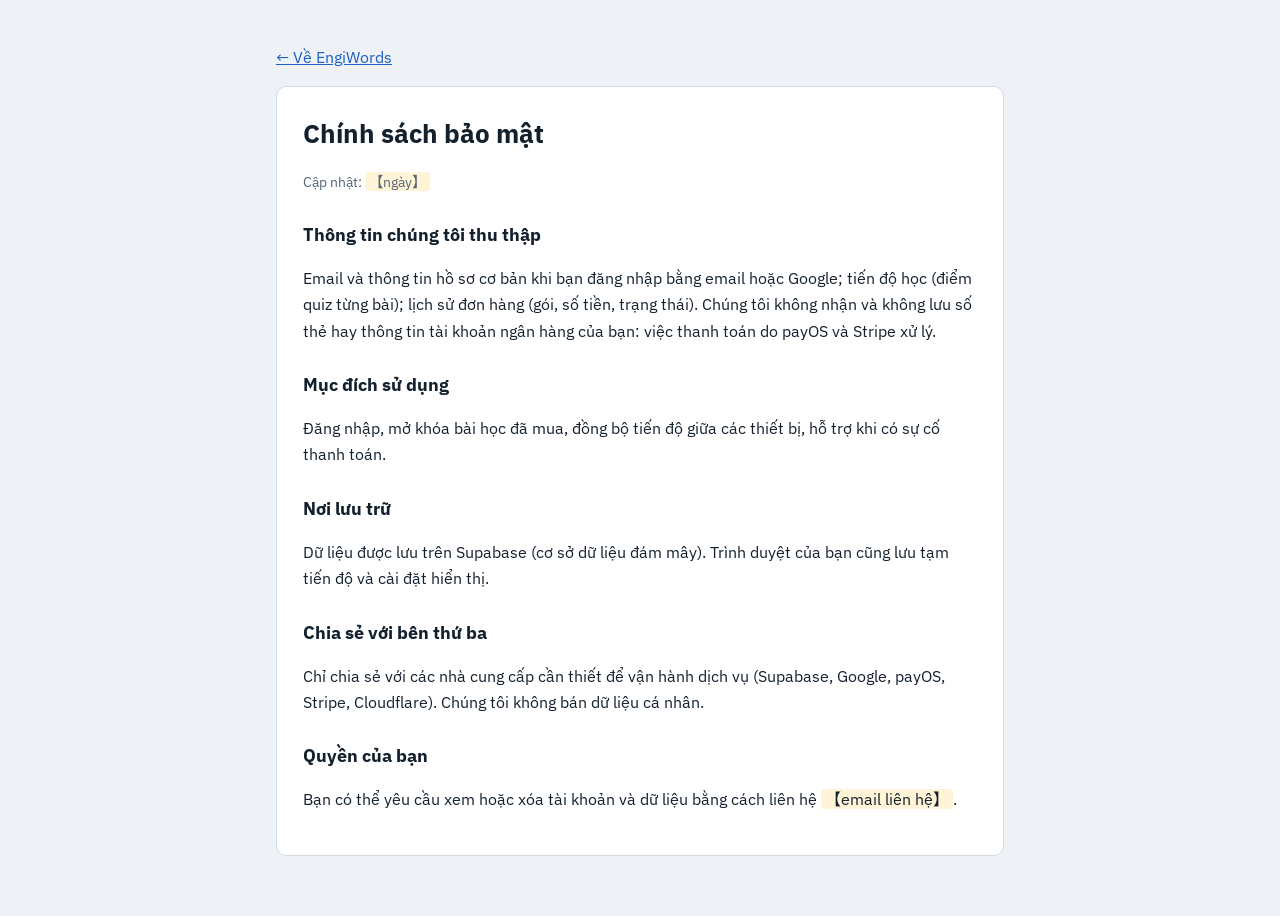
<file: public/privacy.html>
<!DOCTYPE html>
<html lang="vi"><head><meta charset="utf-8"><meta name="viewport" content="width=device-width, initial-scale=1">
<title>Chính sách bảo mật – EngiWords</title>
<link href="https://fonts.googleapis.com/css2?family=IBM+Plex+Sans:wght@400;500;600&family=Noto+Sans+JP:wght@400;500&display=swap" rel="stylesheet">
<style>:root{--bg:#eef2f6;--surface:#fff;--ink:#13202e;--muted:#566578;--line:#d3dbe4;--accent:#1d5fc4;--fill:#fff4d6;color-scheme:light}
@media (prefers-color-scheme:dark){:root{--bg:#0c141e;--surface:#132031;--ink:#e4ebf3;--muted:#93a3b6;--line:#24364b;--accent:#6ea6ff;--fill:#3a3015;color-scheme:dark}}
*{box-sizing:border-box}body{margin:0;background:var(--bg);color:var(--ink);font-family:"IBM Plex Sans","Noto Sans JP",system-ui,sans-serif;line-height:1.65}
main{max-width:760px;margin:0 auto;padding:28px 16px 60px}a{color:var(--accent)}
.card{background:var(--surface);border:1px solid var(--line);border-radius:10px;padding:26px}
h1{font-size:1.6em;margin:0 0 4px;text-wrap:balance}h2{font-size:1.1em;margin:26px 0 6px}
.muted{color:var(--muted);font-size:.9em}.fill{background:var(--fill);border-radius:4px;padding:0 4px}
table{width:100%;border-collapse:collapse;font-size:.95em}th,td{text-align:left;vertical-align:top;padding:9px 8px;border-bottom:1px solid var(--line)}th{width:34%;color:var(--muted);font-weight:500}</style></head><body><main>
<p><a href="/">← Về EngiWords</a></p>
<div class="card">
<h1>Chính sách bảo mật</h1>
<p class="muted">Cập nhật: <span class="fill">【ngày】</span></p>
<h2>Thông tin chúng tôi thu thập</h2>
<p>Email và thông tin hồ sơ cơ bản khi bạn đăng nhập bằng email hoặc Google; tiến độ học (điểm quiz từng bài); lịch sử đơn hàng (gói, số tiền, trạng thái). Chúng tôi không nhận và không lưu số thẻ hay thông tin tài khoản ngân hàng của bạn: việc thanh toán do payOS và Stripe xử lý.</p>
<h2>Mục đích sử dụng</h2>
<p>Đăng nhập, mở khóa bài học đã mua, đồng bộ tiến độ giữa các thiết bị, hỗ trợ khi có sự cố thanh toán.</p>
<h2>Nơi lưu trữ</h2>
<p>Dữ liệu được lưu trên Supabase (cơ sở dữ liệu đám mây). Trình duyệt của bạn cũng lưu tạm tiến độ và cài đặt hiển thị.</p>
<h2>Chia sẻ với bên thứ ba</h2>
<p>Chỉ chia sẻ với các nhà cung cấp cần thiết để vận hành dịch vụ (Supabase, Google, payOS, Stripe, Cloudflare). Chúng tôi không bán dữ liệu cá nhân.</p>
<h2>Quyền của bạn</h2>
<p>Bạn có thể yêu cầu xem hoặc xóa tài khoản và dữ liệu bằng cách liên hệ <span class="fill">【email liên hệ】</span>.</p></div>
</main></body></html>
</file>
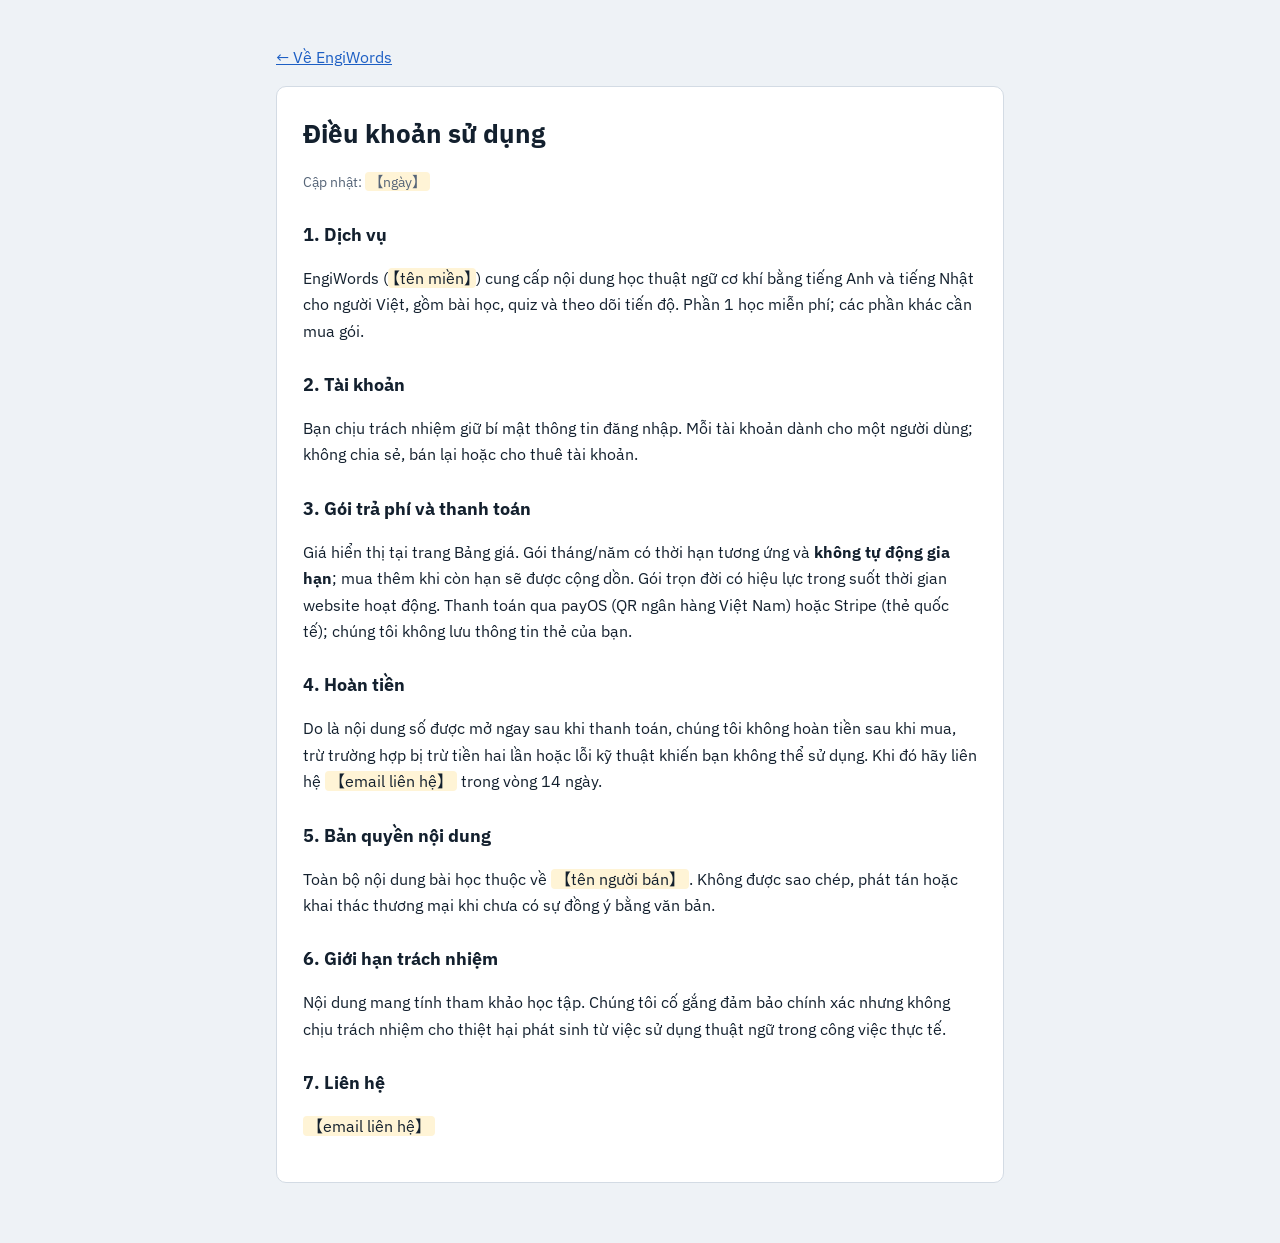
<file: public/terms.html>
<!DOCTYPE html>
<html lang="vi"><head><meta charset="utf-8"><meta name="viewport" content="width=device-width, initial-scale=1">
<title>Điều khoản sử dụng – EngiWords</title>
<link href="https://fonts.googleapis.com/css2?family=IBM+Plex+Sans:wght@400;500;600&family=Noto+Sans+JP:wght@400;500&display=swap" rel="stylesheet">
<style>:root{--bg:#eef2f6;--surface:#fff;--ink:#13202e;--muted:#566578;--line:#d3dbe4;--accent:#1d5fc4;--fill:#fff4d6;color-scheme:light}
@media (prefers-color-scheme:dark){:root{--bg:#0c141e;--surface:#132031;--ink:#e4ebf3;--muted:#93a3b6;--line:#24364b;--accent:#6ea6ff;--fill:#3a3015;color-scheme:dark}}
*{box-sizing:border-box}body{margin:0;background:var(--bg);color:var(--ink);font-family:"IBM Plex Sans","Noto Sans JP",system-ui,sans-serif;line-height:1.65}
main{max-width:760px;margin:0 auto;padding:28px 16px 60px}a{color:var(--accent)}
.card{background:var(--surface);border:1px solid var(--line);border-radius:10px;padding:26px}
h1{font-size:1.6em;margin:0 0 4px;text-wrap:balance}h2{font-size:1.1em;margin:26px 0 6px}
.muted{color:var(--muted);font-size:.9em}.fill{background:var(--fill);border-radius:4px;padding:0 4px}
table{width:100%;border-collapse:collapse;font-size:.95em}th,td{text-align:left;vertical-align:top;padding:9px 8px;border-bottom:1px solid var(--line)}th{width:34%;color:var(--muted);font-weight:500}</style></head><body><main>
<p><a href="/">← Về EngiWords</a></p>
<div class="card">
<h1>Điều khoản sử dụng</h1>
<p class="muted">Cập nhật: <span class="fill">【ngày】</span></p>
<h2>1. Dịch vụ</h2>
<p>EngiWords (<span class="fill">【tên miền】</span>) cung cấp nội dung học thuật ngữ cơ khí bằng tiếng Anh và tiếng Nhật cho người Việt, gồm bài học, quiz và theo dõi tiến độ. Phần 1 học miễn phí; các phần khác cần mua gói.</p>
<h2>2. Tài khoản</h2>
<p>Bạn chịu trách nhiệm giữ bí mật thông tin đăng nhập. Mỗi tài khoản dành cho một người dùng; không chia sẻ, bán lại hoặc cho thuê tài khoản.</p>
<h2>3. Gói trả phí và thanh toán</h2>
<p>Giá hiển thị tại trang Bảng giá. Gói tháng/năm có thời hạn tương ứng và <b>không tự động gia hạn</b>; mua thêm khi còn hạn sẽ được cộng dồn. Gói trọn đời có hiệu lực trong suốt thời gian website hoạt động. Thanh toán qua payOS (QR ngân hàng Việt Nam) hoặc Stripe (thẻ quốc tế); chúng tôi không lưu thông tin thẻ của bạn.</p>
<h2>4. Hoàn tiền</h2>
<p>Do là nội dung số được mở ngay sau khi thanh toán, chúng tôi không hoàn tiền sau khi mua, trừ trường hợp bị trừ tiền hai lần hoặc lỗi kỹ thuật khiến bạn không thể sử dụng. Khi đó hãy liên hệ <span class="fill">【email liên hệ】</span> trong vòng 14 ngày.</p>
<h2>5. Bản quyền nội dung</h2>
<p>Toàn bộ nội dung bài học thuộc về <span class="fill">【tên người bán】</span>. Không được sao chép, phát tán hoặc khai thác thương mại khi chưa có sự đồng ý bằng văn bản.</p>
<h2>6. Giới hạn trách nhiệm</h2>
<p>Nội dung mang tính tham khảo học tập. Chúng tôi cố gắng đảm bảo chính xác nhưng không chịu trách nhiệm cho thiệt hại phát sinh từ việc sử dụng thuật ngữ trong công việc thực tế.</p>
<h2>7. Liên hệ</h2>
<p><span class="fill">【email liên hệ】</span></p></div>
</main></body></html>
</file>
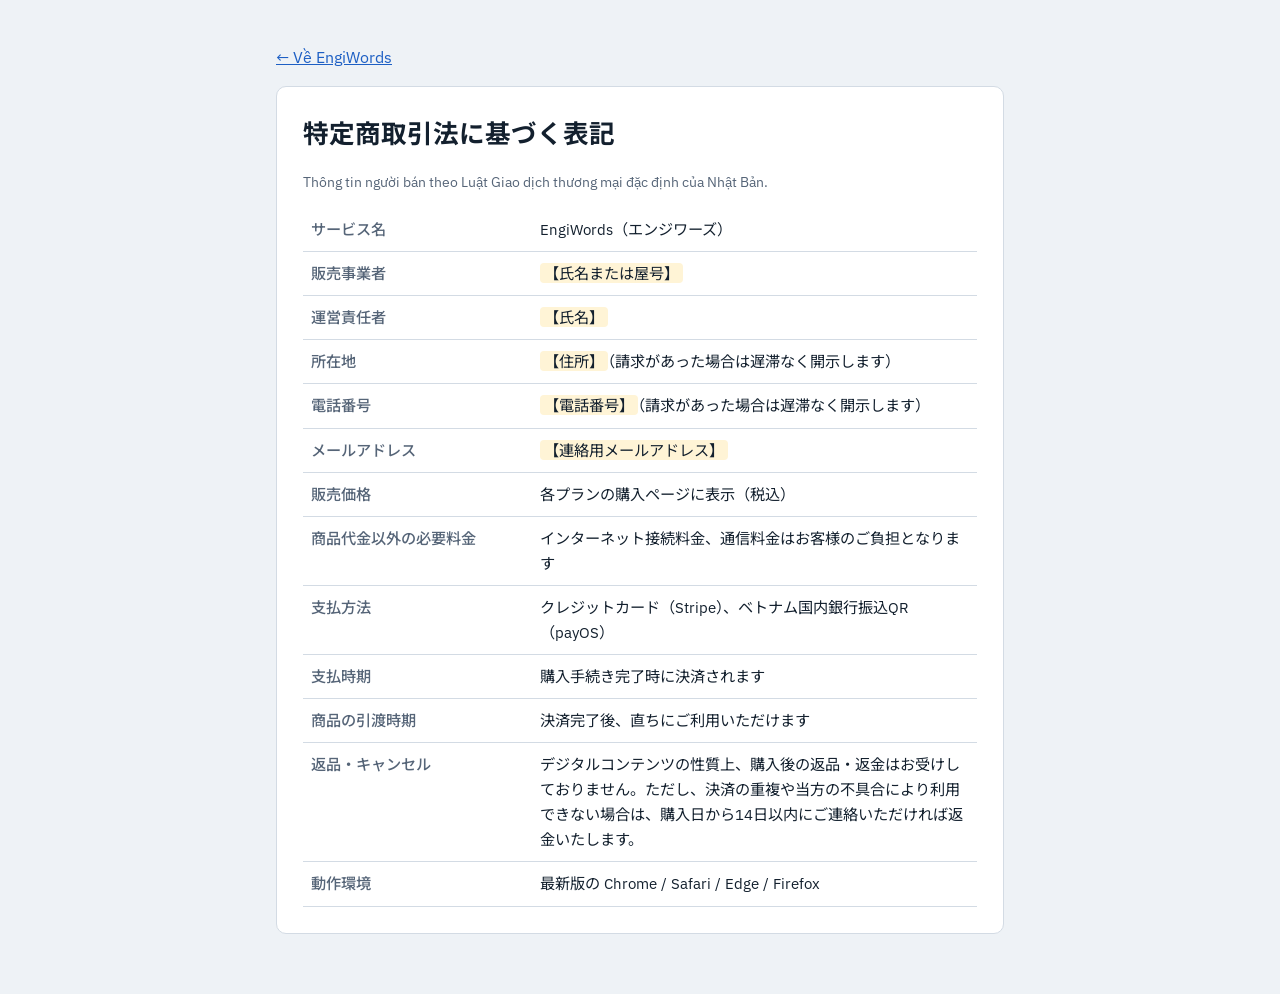
<file: public/tokushoho.html>
<!DOCTYPE html>
<html lang="ja"><head><meta charset="utf-8"><meta name="viewport" content="width=device-width, initial-scale=1">
<title>特定商取引法に基づく表記 – EngiWords</title>
<link href="https://fonts.googleapis.com/css2?family=IBM+Plex+Sans:wght@400;500;600&family=Noto+Sans+JP:wght@400;500&display=swap" rel="stylesheet">
<style>:root{--bg:#eef2f6;--surface:#fff;--ink:#13202e;--muted:#566578;--line:#d3dbe4;--accent:#1d5fc4;--fill:#fff4d6;color-scheme:light}
@media (prefers-color-scheme:dark){:root{--bg:#0c141e;--surface:#132031;--ink:#e4ebf3;--muted:#93a3b6;--line:#24364b;--accent:#6ea6ff;--fill:#3a3015;color-scheme:dark}}
*{box-sizing:border-box}body{margin:0;background:var(--bg);color:var(--ink);font-family:"IBM Plex Sans","Noto Sans JP",system-ui,sans-serif;line-height:1.65}
main{max-width:760px;margin:0 auto;padding:28px 16px 60px}a{color:var(--accent)}
.card{background:var(--surface);border:1px solid var(--line);border-radius:10px;padding:26px}
h1{font-size:1.6em;margin:0 0 4px;text-wrap:balance}h2{font-size:1.1em;margin:26px 0 6px}
.muted{color:var(--muted);font-size:.9em}.fill{background:var(--fill);border-radius:4px;padding:0 4px}
table{width:100%;border-collapse:collapse;font-size:.95em}th,td{text-align:left;vertical-align:top;padding:9px 8px;border-bottom:1px solid var(--line)}th{width:34%;color:var(--muted);font-weight:500}</style></head><body><main>
<p><a href="/">← Về EngiWords</a></p>
<div class="card">
<h1>特定商取引法に基づく表記</h1>
<p class="muted">Thông tin người bán theo Luật Giao dịch thương mại đặc định của Nhật Bản.</p>
<table>
<tr><th>サービス名</th><td>EngiWords（エンジワーズ）</td></tr>
<tr><th>販売事業者</th><td><span class="fill">【氏名または屋号】</span></td></tr>
<tr><th>運営責任者</th><td><span class="fill">【氏名】</span></td></tr>
<tr><th>所在地</th><td><span class="fill">【住所】</span>（請求があった場合は遅滞なく開示します）</td></tr>
<tr><th>電話番号</th><td><span class="fill">【電話番号】</span>（請求があった場合は遅滞なく開示します）</td></tr>
<tr><th>メールアドレス</th><td><span class="fill">【連絡用メールアドレス】</span></td></tr>
<tr><th>販売価格</th><td>各プランの購入ページに表示（税込）</td></tr>
<tr><th>商品代金以外の必要料金</th><td>インターネット接続料金、通信料金はお客様のご負担となります</td></tr>
<tr><th>支払方法</th><td>クレジットカード（Stripe）、ベトナム国内銀行振込QR（payOS）</td></tr>
<tr><th>支払時期</th><td>購入手続き完了時に決済されます</td></tr>
<tr><th>商品の引渡時期</th><td>決済完了後、直ちにご利用いただけます</td></tr>
<tr><th>返品・キャンセル</th><td>デジタルコンテンツの性質上、購入後の返品・返金はお受けしておりません。ただし、決済の重複や当方の不具合により利用できない場合は、購入日から14日以内にご連絡いただければ返金いたします。</td></tr>
<tr><th>動作環境</th><td>最新版の Chrome / Safari / Edge / Firefox</td></tr>
</table></div>
</main></body></html>
</file>
